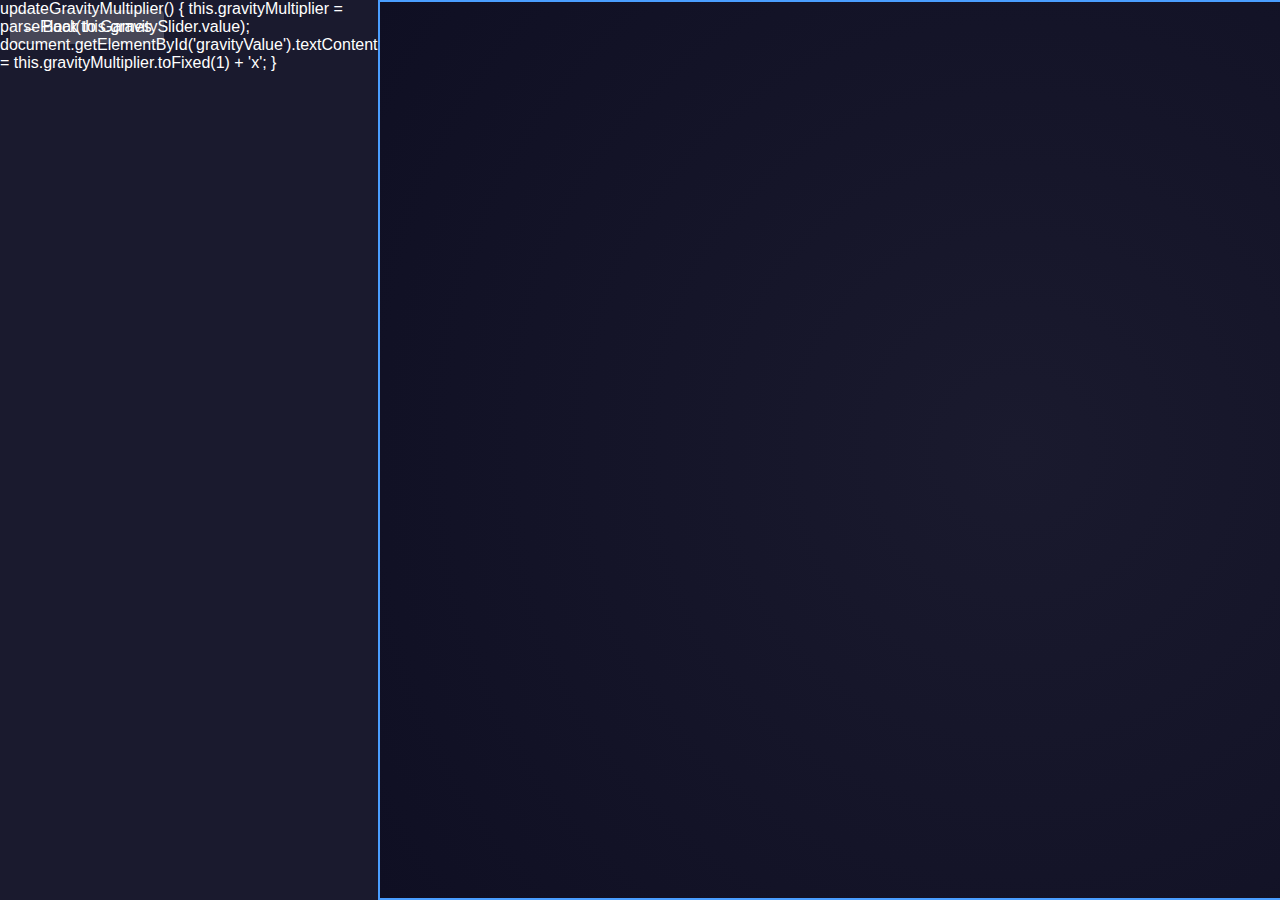
<file: docs/apps/orbit-simulator/index.html>
updateGravityMultiplier() {
                this.gravityMultiplier = parseFloat(this.gravitySlider.value);
                document.getElementById('gravityValue').textContent = this.gravityMultiplier.toFixed(1) + 'x';
            }<!DOCTYPE html>
<html lang="en">
<head>
    <meta charset="UTF-8">
    <meta name="viewport" content="width=device-width, initial-scale=1.0">
    <title>Planetary Orbit Simulator</title>
    <style>
        * {
            margin: 0;
            padding: 0;
            box-sizing: border-box;
        }

        body {
            font-family: 'Arial', sans-serif;
            background: #1a1a2e;
            color: white;
            margin: 0;
            padding: 0;
            display: flex;
            height: 100vh;
        }

        .home-link {
            position: absolute;
            top: 10px;
            left: 10px;
            color: white;
            text-decoration: none;
            font-size: 16px;
            background: rgba(255,255,255,0.2);
            padding: 8px 12px;
            border-radius: 5px;
            transition: background 0.3s;
            z-index: 1000;
        }

        .home-link:hover {
            background: rgba(255,255,255,0.3);
        }

        .main-container {
            display: flex;
            width: 100%;
            height: 100vh;
        }

        .simulation-canvas {
            flex: 1;
            background: radial-gradient(circle at center, #1a1a2e 0%, #0f0f23 100%);
            cursor: crosshair;
            border: 2px solid #4a9eff;
        }

        .simulation-canvas.placing {
            cursor: copy;
        }

        .simulation-canvas.running {
            cursor: default;
        }

        .control-panel {
            width: 25%;
            min-width: 400px;
            background: #2c2c54;
            padding: 25px;
            overflow-y: auto;
            border-left: 2px solid #4a9eff;
            box-shadow: -5px 0 15px rgba(0,0,0,0.3);
        }

        .control-section {
            margin-bottom: 25px;
            padding-bottom: 20px;
            border-bottom: 1px solid rgba(255, 255, 255, 0.1);
        }

        .control-section:last-child {
            border-bottom: none;
            margin-bottom: 0;
        }

        .section-title {
            font-size: 1.4rem;
            font-weight: bold;
            margin-bottom: 15px;
            color: #4a9eff;
        }

        .control-group {
            margin-bottom: 15px;
        }

        label {
            display: block;
            font-size: 1rem;
            margin-bottom: 8px;
            color: #ccc;
        }

        input[type="range"] {
            width: 100%;
            margin-bottom: 8px;
            height: 6px;
        }

        input[type="color"] {
            width: 100%;
            height: 40px;
            border: none;
            border-radius: 8px;
            cursor: pointer;
        }

        input[type="number"] {
            width: 100%;
            padding: 8px;
            border: 1px solid rgba(255, 255, 255, 0.3);
            background: rgba(255, 255, 255, 0.1);
            color: white;
            border-radius: 8px;
            font-size: 1rem;
        }

        .btn {
            background: #4a9eff;
            color: white;
            border: none;
            padding: 12px 20px;
            border-radius: 10px;
            cursor: pointer;
            font-size: 1rem;
            font-weight: bold;
            transition: all 0.3s;
            margin-right: 10px;
            margin-bottom: 12px;
        }

        .btn:hover {
            background: #3a8eef;
            transform: translateY(-2px);
        }

        .btn:disabled {
            background: #666;
            cursor: not-allowed;
            transform: none;
        }

        .btn.danger {
            background: #ff4757;
        }

        .btn.danger:hover {
            background: #ef3742;
        }

        .btn.success {
            background: #2ed573;
        }

        .btn.success:hover {
            background: #1eb861;
        }

        .value-display {
            font-size: 1rem;
            color: #aaa;
            margin-left: 10px;
            font-weight: bold;
        }

        .body-list {
            max-height: 200px;
            overflow-y: auto;
            margin-bottom: 15px;
        }

        .body-item {
            display: flex;
            justify-content: space-between;
            align-items: center;
            padding: 12px;
            background: rgba(255, 255, 255, 0.1);
            margin-bottom: 8px;
            border-radius: 8px;
        }

        .body-info {
            display: flex;
            align-items: center;
            gap: 12px;
        }

        .body-color-indicator {
            width: 24px;
            height: 24px;
            border-radius: 50%;
            border: 2px solid white;
        }

        .delete-body {
            background: #ff4757;
            color: white;
            border: none;
            padding: 6px 12px;
            border-radius: 6px;
            cursor: pointer;
            font-size: 1rem;
        }

        .instructions {
            font-size: 1rem;
            color: #aaa;
            line-height: 1.5;
            margin-bottom: 20px;
        }

        .velocity-arrow {
            position: absolute;
            pointer-events: none;
            z-index: 100;
        }

        .stats {
            font-size: 0.8rem;
            color: #aaa;
            margin-top: 10px;
        }

        .preset-buttons {
            display: grid;
            grid-template-columns: 1fr 1fr;
            gap: 5px;
            margin-bottom: 10px;
        }

        .preset-btn {
            background: #6c5ce7;
            padding: 8px;
            font-size: 0.8rem;
        }

        .preset-btn:hover {
            background: #5a4fcf;
        }

        @media (max-width: 768px) {
            .main-container {
                flex-direction: column;
            }
            
            .control-panel {
                width: 100%;
                min-width: auto;
                height: 40vh;
                border-left: none;
                border-top: 2px solid #4a9eff;
            }
            
            .simulation-canvas {
                height: 60vh;
            }
        }
    </style>
</head>
<body>
    <a href="../../index.html" class="home-link">← Back to Games</a>
    
    <div class="main-container">
        <canvas id="simulationCanvas" class="simulation-canvas"></canvas>
        
        <div class="control-panel">
        <div class="control-section">
            <div class="section-title">🪐 Orbit Simulator</div>
            <div class="instructions">
                Click on the canvas to place celestial bodies. Adjust properties below, then hit START to watch them orbit!
            </div>
        </div>

        <div class="control-section">
            <div class="section-title">Body Properties</div>
            
            <div class="control-group">
                <label>Mass: <span class="value-display" id="massValue">50</span></label>
                <input type="range" id="massSlider" min="10" max="200" value="50">
            </div>
            
            <div class="control-group">
                <label>Initial Velocity: <span class="value-display" id="velocityValue">0</span></label>
                <input type="range" id="velocitySlider" min="0" max="100" value="0">
            </div>
            
            <div class="control-group">
                <label>Velocity Direction (°): <span class="value-display" id="angleValue">0</span></label>
                <input type="range" id="angleSlider" min="0" max="359" value="0">
            </div>
            
            <div class="control-group">
                <label>Gravity Strength: <span class="value-display" id="gravityValue">1.0x</span></label>
                <input type="range" id="gravitySlider" min="0.1" max="5" step="0.1" value="1.0">
            </div>
            
            <div class="control-group">
                <label>Color:</label>
                <input type="color" id="colorPicker" value="#4a9eff">
            </div>
        </div>

        <div class="control-section">
            <div class="section-title">Presets</div>
            <div class="preset-buttons">
                <button class="btn preset-btn" onclick="loadPreset('solar')">Solar System</button>
                <button class="btn preset-btn" onclick="loadPreset('binary')">Binary Stars</button>
                <button class="btn preset-btn" onclick="loadPreset('chaos')">Chaos</button>
                <button class="btn preset-btn" onclick="loadPreset('dance')">Dance</button>
            </div>
        </div>

        <div class="control-section">
            <div class="section-title">Bodies (<span id="bodyCount">0</span>/6)</div>
            <div class="body-list" id="bodyList"></div>
            <button class="btn danger" id="clearAllBtn">Clear All</button>
        </div>

        <div class="control-section">
            <div class="section-title">Simulation</div>
            <button class="btn success" id="startBtn">START</button>
            <button class="btn" id="pauseBtn" disabled>PAUSE</button>
            <button class="btn" id="resetBtn">RESET</button>
            
            <div class="control-group" style="margin-top: 15px;">
                <label>Speed: <span class="value-display" id="speedValue">1.0x</span></label>
                <input type="range" id="speedSlider" min="0.1" max="3" step="0.1" value="1">
            </div>
            
            <div class="control-group">
                <label>
                    <input type="checkbox" id="trailsCheckbox" checked> Show Trails
                </label>
            </div>
        </div>

        <div class="stats" id="stats">
            Time: 0s | Bodies: 0
        </div>
    </div>

    <script>
        class PlanetarySimulator {
            constructor() {
                this.canvas = document.getElementById('simulationCanvas');
                this.ctx = this.canvas.getContext('2d');
                
                // Resize canvas to full screen
                this.resizeCanvas();
                window.addEventListener('resize', () => this.resizeCanvas());
                
                this.bodies = [];
                this.isRunning = false;
                this.isPaused = false;
                this.animationId = null;
                this.lastTime = 0;
                this.simulationTime = 0;
                this.timeScale = 1;
                this.showTrails = true;
                this.trails = [];
                
                // Physics constants
                this.G = 50.0; // Base gravitational constant
                this.gravityMultiplier = 1.0; // User-adjustable multiplier
                this.maxBodies = 6;
                
                // Current body properties
                this.currentMass = 50;
                this.currentVelocity = 0;
                this.currentAngle = 0;
                this.currentColor = '#4a9eff';
                
                this.initializeControls();
                this.bindEvents();
                this.render();
            }
            
            resizeCanvas() {
                const container = this.canvas.parentElement;
                this.canvas.width = container.clientWidth;
                this.canvas.height = container.clientHeight;
            }
            
            initializeControls() {
                this.massSlider = document.getElementById('massSlider');
                this.velocitySlider = document.getElementById('velocitySlider');
                this.angleSlider = document.getElementById('angleSlider');
                this.colorPicker = document.getElementById('colorPicker');
                this.speedSlider = document.getElementById('speedSlider');
                this.trailsCheckbox = document.getElementById('trailsCheckbox');
                this.gravitySlider = document.getElementById('gravitySlider');
                
                this.startBtn = document.getElementById('startBtn');
                this.pauseBtn = document.getElementById('pauseBtn');
                this.resetBtn = document.getElementById('resetBtn');
                this.clearAllBtn = document.getElementById('clearAllBtn');
                
                this.bodyCountElement = document.getElementById('bodyCount');
                this.bodyListElement = document.getElementById('bodyList');
                this.statsElement = document.getElementById('stats');
                
                // Update displays
                this.updateValueDisplays();
            }
            
            bindEvents() {
                // Canvas click to place bodies
                this.canvas.addEventListener('click', (e) => this.handleCanvasClick(e));
                
                // Control updates
                this.massSlider.addEventListener('input', () => this.updateCurrentMass());
                this.velocitySlider.addEventListener('input', () => this.updateCurrentVelocity());
                this.angleSlider.addEventListener('input', () => this.updateCurrentAngle());
                this.colorPicker.addEventListener('input', () => this.updateCurrentColor());
                this.speedSlider.addEventListener('input', () => this.updateTimeScale());
                this.trailsCheckbox.addEventListener('change', () => this.toggleTrails());
                this.gravitySlider.addEventListener('input', () => this.updateGravityMultiplier());
                
                // Simulation controls
                this.startBtn.addEventListener('click', () => this.startSimulation());
                this.pauseBtn.addEventListener('click', () => this.pauseSimulation());
                this.resetBtn.addEventListener('click', () => this.resetSimulation());
                this.clearAllBtn.addEventListener('click', () => this.clearAllBodies());
            }
            
            handleCanvasClick(e) {
                if (this.isRunning || this.bodies.length >= this.maxBodies) return;
                
                const rect = this.canvas.getBoundingClientRect();
                const x = e.clientX - rect.left;
                const y = e.clientY - rect.top;
                
                this.addBody(x, y);
            }
            
            addBody(x, y) {
                const radius = Math.sqrt(this.currentMass) * 0.8 + 5;
                
                const body = {
                    id: Date.now(),
                    x: x,
                    y: y,
                    vx: this.currentVelocity * Math.cos(this.currentAngle * Math.PI / 180) * 0.5,
                    vy: this.currentVelocity * Math.sin(this.currentAngle * Math.PI / 180) * 0.5,
                    mass: this.currentMass,
                    radius: radius,
                    color: this.currentColor,
                    trail: [],
                    initialVelocity: this.currentVelocity,
                    initialAngle: this.currentAngle
                };
                
                this.bodies.push(body);
                this.updateBodyList();
                this.updateStats();
                this.render(); // Immediately render to show the new body
            }
            
            deleteBody(id) {
                this.bodies = this.bodies.filter(body => body.id !== id);
                this.updateBodyList();
                this.updateStats();
                this.render(); // Immediately update display
            }
            
            clearAllBodies() {
                this.bodies = [];
                this.trails = [];
                this.updateBodyList();
                this.updateStats();
                this.render(); // Immediately update display
            }
            
            updateCurrentMass() {
                this.currentMass = parseFloat(this.massSlider.value);
                document.getElementById('massValue').textContent = this.currentMass;
            }
            
            updateCurrentVelocity() {
                this.currentVelocity = parseFloat(this.velocitySlider.value);
                document.getElementById('velocityValue').textContent = this.currentVelocity;
            }
            
            updateCurrentAngle() {
                this.currentAngle = parseFloat(this.angleSlider.value);
                document.getElementById('angleValue').textContent = this.currentAngle + '°';
            }
            
            updateCurrentColor() {
                this.currentColor = this.colorPicker.value;
            }
            
            updateTimeScale() {
                this.timeScale = parseFloat(this.speedSlider.value);
                document.getElementById('speedValue').textContent = this.timeScale.toFixed(1) + 'x';
            }
            
            updateGravityMultiplier() {
                this.gravityMultiplier = parseFloat(this.gravitySlider.value);
                document.getElementById('gravityValue').textContent = this.gravityMultiplier.toFixed(1) + 'x';
            }
            
            toggleTrails() {
                this.showTrails = this.trailsCheckbox.checked;
                if (!this.showTrails) {
                    this.bodies.forEach(body => body.trail = []);
                    this.trails = [];
                }
            }
            
            updateValueDisplays() {
                this.updateCurrentMass();
                this.updateCurrentVelocity();
                this.updateCurrentAngle();
                this.updateCurrentColor();
                this.updateTimeScale();
                this.updateGravityMultiplier();
            }
            
            updateBodyList() {
                this.bodyCountElement.textContent = this.bodies.length;
                
                this.bodyListElement.innerHTML = '';
                this.bodies.forEach(body => {
                    const item = document.createElement('div');
                    item.className = 'body-item';
                    item.innerHTML = `
                        <div class="body-info">
                            <div class="body-color-indicator" style="background-color: ${body.color}"></div>
                            <span>Mass: ${body.mass}</span>
                        </div>
                        <button class="delete-body" onclick="simulator.deleteBody(${body.id})">×</button>
                    `;
                    this.bodyListElement.appendChild(item);
                });
            }
            
            startSimulation() {
                if (this.bodies.length < 2) {
                    alert('Add at least 2 bodies to start the simulation!');
                    return;
                }
                
                this.isRunning = true;
                this.isPaused = false;
                this.canvas.className = 'simulation-canvas running';
                
                this.startBtn.disabled = true;
                this.pauseBtn.disabled = false;
                
                this.lastTime = performance.now();
                this.animate();
            }
            
            pauseSimulation() {
                this.isPaused = !this.isPaused;
                this.pauseBtn.textContent = this.isPaused ? 'RESUME' : 'PAUSE';
                
                if (!this.isPaused) {
                    this.lastTime = performance.now();
                    this.animate();
                }
            }
            
            resetSimulation() {
                this.isRunning = false;
                this.isPaused = false;
                this.simulationTime = 0;
                
                if (this.animationId) {
                    cancelAnimationFrame(this.animationId);
                }
                
                this.canvas.className = 'simulation-canvas';
                this.startBtn.disabled = false;
                this.pauseBtn.disabled = true;
                this.pauseBtn.textContent = 'PAUSE';
                
                // Reset body positions and clear trails
                this.bodies.forEach(body => body.trail = []);
                this.trails = [];
                
                this.updateStats();
                this.render();
            }
            
            animate(currentTime = 0) {
                if (!this.isRunning || this.isPaused) return;
                
                const deltaTime = (currentTime - this.lastTime) * 0.001 * this.timeScale; // Convert to seconds
                this.lastTime = currentTime;
                
                // Skip first frame to avoid large delta
                if (deltaTime > 0 && deltaTime < 0.1) {
                    this.updatePhysics(deltaTime);
                    this.simulationTime += deltaTime;
                }
                
                this.render();
                this.updateStats();
                
                this.animationId = requestAnimationFrame((time) => this.animate(time));
            }
            
            updatePhysics(deltaTime) {
                // Initialize acceleration arrays for all bodies
                const accelerations = this.bodies.map(() => ({ ax: 0, ay: 0 }));
                
                // Calculate gravitational accelerations between all pairs of bodies
                for (let i = 0; i < this.bodies.length; i++) {
                    for (let j = 0; j < this.bodies.length; j++) {
                        if (i === j) continue;
                        
                        const bodyA = this.bodies[i];
                        const bodyB = this.bodies[j];
                        
                        const dx = bodyB.x - bodyA.x;
                        const dy = bodyB.y - bodyA.y;
                        const distanceSquared = dx * dx + dy * dy;
                        const distance = Math.sqrt(distanceSquared);
                        
                        // Prevent extreme forces when bodies get too close
                        const minDistance = Math.max(bodyA.radius + bodyB.radius, 10);
                        if (distance < minDistance) continue;
                        
                        // Calculate gravitational acceleration: a = G * m / r^2
                        const accelerationMagnitude = (this.G * this.gravityMultiplier * bodyB.mass) / distanceSquared;
                        
                        // Calculate acceleration components (direction from A to B)
                        const accelerationX = accelerationMagnitude * (dx / distance);
                        const accelerationY = accelerationMagnitude * (dy / distance);
                        
                        // Add to bodyA's total acceleration
                        accelerations[i].ax += accelerationX;
                        accelerations[i].ay += accelerationY;
                    }
                }
                
                // Update velocities and positions using calculated accelerations
                for (let i = 0; i < this.bodies.length; i++) {
                    const body = this.bodies[i];
                    const acceleration = accelerations[i];
                    
                    // Update velocity using acceleration: v = v0 + a*t
                    body.vx += acceleration.ax * deltaTime;
                    body.vy += acceleration.ay * deltaTime;
                    
                    // Update position using velocity: x = x0 + v*t
                    body.x += body.vx * deltaTime;
                    body.y += body.vy * deltaTime;
                    
                    // Store trail points
                    if (this.showTrails) {
                        body.trail.push({ x: body.x, y: body.y });
                        if (body.trail.length > 400) { // Longer trails for better orbit visualization
                            body.trail.shift();
                        }
                    }
                }
            }
            
            render() {
                // Clear canvas with fade effect for trails
                if (this.showTrails && this.isRunning) {
                    this.ctx.fillStyle = 'rgba(26, 26, 46, 0.05)';
                    this.ctx.fillRect(0, 0, this.canvas.width, this.canvas.height);
                } else {
                    // Clear with full background
                    this.ctx.fillStyle = '#1a1a2e';
                    this.ctx.fillRect(0, 0, this.canvas.width, this.canvas.height);
                    
                    // Add starfield background
                    this.drawStars();
                }
                
                // Draw trails if running
                if (this.showTrails && this.isRunning) {
                    this.drawTrails();
                }
                
                // Draw bodies
                this.drawBodies();
                
                // Draw velocity arrows when not running
                if (!this.isRunning) {
                    this.drawVelocityArrows();
                }
            }
            
            drawStars() {
                this.ctx.fillStyle = 'rgba(255, 255, 255, 0.4)';
                for (let i = 0; i < 150; i++) {
                    const x = (i * 157 + 23) % this.canvas.width;
                    const y = (i * 113 + 47) % this.canvas.height;
                    const size = (i % 3) * 0.5 + 0.5; // Varying star sizes
                    this.ctx.beginPath();
                    this.ctx.arc(x, y, size, 0, Math.PI * 2);
                    this.ctx.fill();
                }
            }
            
            drawTrails() {
                this.bodies.forEach(body => {
                    if (body.trail.length < 2) return;
                    
                    this.ctx.strokeStyle = body.color;
                    this.ctx.lineWidth = 1;
                    this.ctx.globalAlpha = 0.5;
                    this.ctx.beginPath();
                    
                    body.trail.forEach((point, index) => {
                        if (index === 0) {
                            this.ctx.moveTo(point.x, point.y);
                        } else {
                            this.ctx.lineTo(point.x, point.y);
                        }
                    });
                    
                    this.ctx.stroke();
                    this.ctx.globalAlpha = 1;
                });
            }
            
            drawBodies() {
                this.bodies.forEach(body => {
                    // Draw body shadow
                    this.ctx.fillStyle = 'rgba(0, 0, 0, 0.5)';
                    this.ctx.beginPath();
                    this.ctx.arc(body.x + 3, body.y + 3, body.radius, 0, Math.PI * 2);
                    this.ctx.fill();
                    
                    // Draw body with gradient
                    const gradient = this.ctx.createRadialGradient(
                        body.x - body.radius * 0.3, body.y - body.radius * 0.3, 0,
                        body.x, body.y, body.radius
                    );
                    gradient.addColorStop(0, this.lightenColor(body.color, 40));
                    gradient.addColorStop(1, body.color);
                    
                    this.ctx.fillStyle = gradient;
                    this.ctx.beginPath();
                    this.ctx.arc(body.x, body.y, body.radius, 0, Math.PI * 2);
                    this.ctx.fill();
                    
                    // Draw body outline
                    this.ctx.strokeStyle = 'rgba(255, 255, 255, 0.5)';
                    this.ctx.lineWidth = 2;
                    this.ctx.beginPath();
                    this.ctx.arc(body.x, body.y, body.radius, 0, Math.PI * 2);
                    this.ctx.stroke();
                });
            }
            
            drawVelocityArrows() {
                this.bodies.forEach(body => {
                    if (body.initialVelocity === 0) return;
                    
                    const arrowLength = body.initialVelocity * 3; // Scale for visibility
                    const angle = body.initialAngle * Math.PI / 180;
                    
                    const startX = body.x + body.radius * Math.cos(angle);
                    const startY = body.y + body.radius * Math.sin(angle);
                    const endX = startX + arrowLength * Math.cos(angle);
                    const endY = startY + arrowLength * Math.sin(angle);
                    
                    // Draw arrow line
                    this.ctx.strokeStyle = 'rgba(255, 255, 255, 0.8)';
                    this.ctx.lineWidth = 3;
                    this.ctx.beginPath();
                    this.ctx.moveTo(startX, startY);
                    this.ctx.lineTo(endX, endY);
                    this.ctx.stroke();
                    
                    // Draw arrowhead
                    const arrowheadLength = 12;
                    const arrowheadAngle = Math.PI / 6; // 30 degrees
                    
                    this.ctx.beginPath();
                    this.ctx.moveTo(endX, endY);
                    this.ctx.lineTo(
                        endX - arrowheadLength * Math.cos(angle - arrowheadAngle),
                        endY - arrowheadLength * Math.sin(angle - arrowheadAngle)
                    );
                    this.ctx.moveTo(endX, endY);
                    this.ctx.lineTo(
                        endX - arrowheadLength * Math.cos(angle + arrowheadAngle),
                        endY - arrowheadLength * Math.sin(angle + arrowheadAngle)
                    );
                    this.ctx.stroke();
                });
            }
            
            lightenColor(color, percent) {
                const num = parseInt(color.replace("#", ""), 16);
                const amt = Math.round(2.55 * percent);
                const R = (num >> 16) + amt;
                const G = (num >> 8 & 0x00FF) + amt;
                const B = (num & 0x0000FF) + amt;
                return "#" + (0x1000000 + (R < 255 ? R < 1 ? 0 : R : 255) * 0x10000 +
                    (G < 255 ? G < 1 ? 0 : G : 255) * 0x100 +
                    (B < 255 ? B < 1 ? 0 : B : 255)).toString(16).slice(1);
            }
            
            updateStats() {
                const time = Math.round(this.simulationTime);
                this.statsElement.textContent = `Time: ${time}s | Bodies: ${this.bodies.length}`;
            }
        }
        
        // Preset configurations
        function loadPreset(presetName) {
            simulator.clearAllBodies();
            
            const presets = {
                solar: () => {
                    const centerX = simulator.canvas.width / 2;
                    const centerY = simulator.canvas.height / 2;
                    
                    // Large central star (stationary)
                    simulator.currentMass = 200;
                    simulator.currentVelocity = 0;
                    simulator.currentAngle = 0;
                    simulator.currentColor = '#ffeb3b';
                    simulator.addBody(centerX, centerY);
                    
                    // Inner planet with orbital velocity
                    simulator.currentMass = 15;
                    simulator.currentVelocity = 8;
                    simulator.currentAngle = 270; // Upward initial velocity
                    simulator.currentColor = '#ff5722';
                    simulator.addBody(centerX + 100, centerY);
                    
                    // Outer planet with slower orbital velocity
                    simulator.currentMass = 20;
                    simulator.currentVelocity = 6;
                    simulator.currentAngle = 270;
                    simulator.currentColor = '#2196f3';
                    simulator.addBody(centerX + 180, centerY);
                },
                binary: () => {
                    const centerX = simulator.canvas.width / 2;
                    const centerY = simulator.canvas.height / 2;
                    
                    // First star
                    simulator.currentMass = 80;
                    simulator.currentVelocity = 3;
                    simulator.currentAngle = 90; // Downward
                    simulator.currentColor = '#ff9800';
                    simulator.addBody(centerX - 80, centerY);
                    
                    // Second star
                    simulator.currentMass = 80;
                    simulator.currentVelocity = 3;
                    simulator.currentAngle = 270; // Upward
                    simulator.currentColor = '#e91e63';
                    simulator.addBody(centerX + 80, centerY);
                },
                chaos: () => {
                    const centerX = simulator.canvas.width / 2;
                    const centerY = simulator.canvas.height / 2;
                    const colors = ['#f44336', '#9c27b0', '#3f51b5', '#00bcd4', '#4caf50', '#ffeb3b'];
                    
                    for (let i = 0; i < 5; i++) {
                        const angle = (i / 5) * Math.PI * 2;
                        const radius = 100;
                        const x = centerX + Math.cos(angle) * radius;
                        const y = centerY + Math.sin(angle) * radius;
                        
                        simulator.currentMass = 25 + Math.random() * 25;
                        simulator.currentVelocity = 30 + Math.random() * 20;
                        simulator.currentAngle = Math.random() * 360;
                        simulator.currentColor = colors[i];
                        simulator.addBody(x, y);
                    }
                },
                dance: () => {
                    const centerX = simulator.canvas.width / 2;
                    const centerY = simulator.canvas.height / 2;
                    
                    // Four bodies in a square formation
                    const positions = [
                        { x: -80, y: -80, vx: 25, vy: 25 },
                        { x: 80, y: -80, vx: -25, vy: 25 },
                        { x: 80, y: 80, vx: -25, vy: -25 },
                        { x: -80, y: 80, vx: 25, vy: -25 }
                    ];
                    const colors = ['#ff4081', '#40ff8a', '#4081ff', '#ff8140'];
                    
                    positions.forEach((pos, i) => {
                        simulator.currentMass = 40;
                        simulator.currentVelocity = Math.sqrt(pos.vx * pos.vx + pos.vy * pos.vy);
                        simulator.currentAngle = Math.atan2(pos.vy, pos.vx) * 180 / Math.PI;
                        simulator.currentColor = colors[i];
                        simulator.addBody(centerX + pos.x, centerY + pos.y);
                    });
                }
            };
            
            if (presets[presetName]) {
                presets[presetName]();
                simulator.updateBodyList();
                simulator.updateStats();
                simulator.render();
            }
        }
        
        // Initialize simulator
        let simulator;
        document.addEventListener('DOMContentLoaded', () => {
            simulator = new PlanetarySimulator();
        });
    </script>
</body>
</html>
</file>
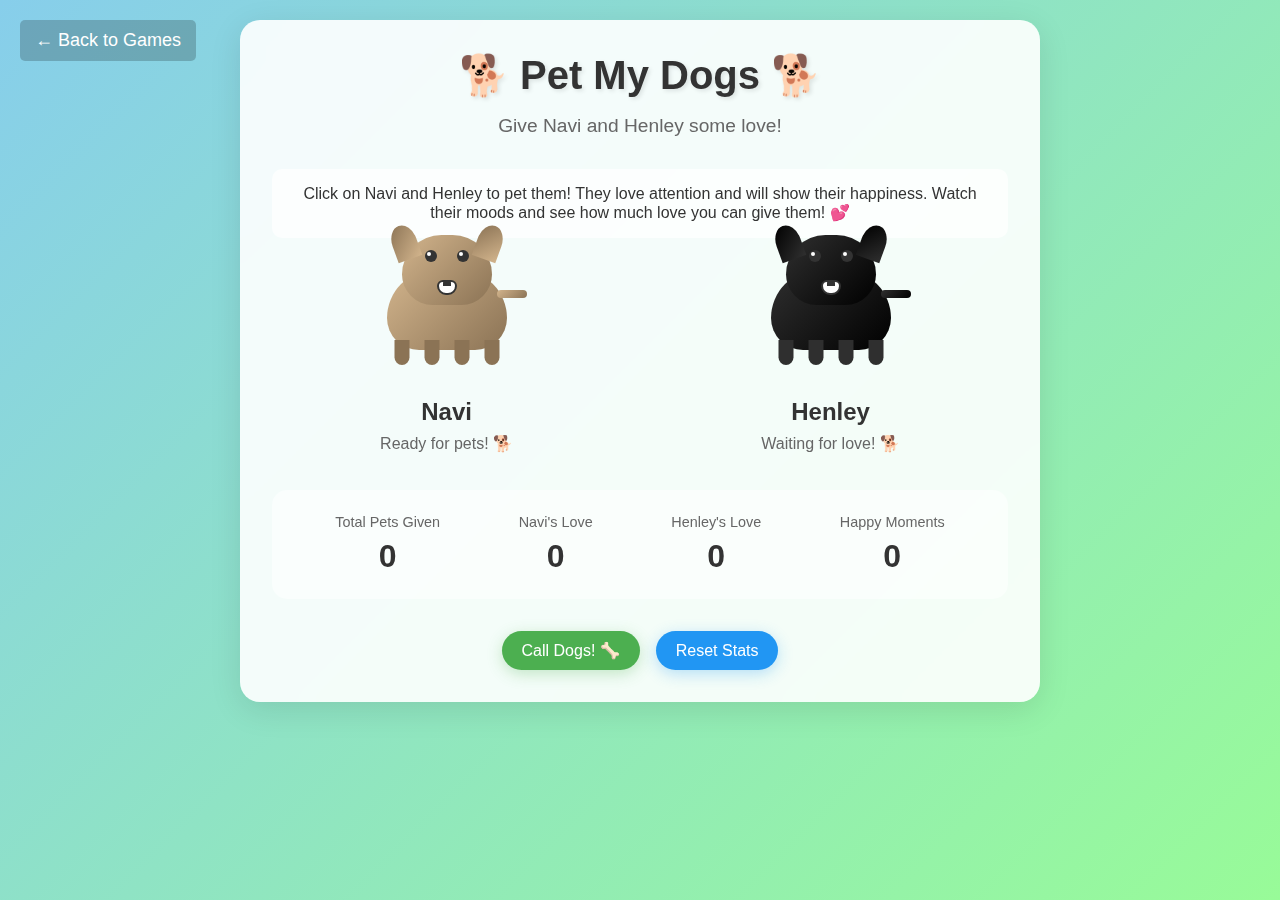
<file: docs/apps/pet-dogs/index.html>
<!DOCTYPE html>
<html lang="en">
<head>
    <meta charset="UTF-8">
    <meta name="viewport" content="width=device-width, initial-scale=1.0">
    <title>Pet My Dogs - Navi & Henley</title>
    <style>
        * {
            margin: 0;
            padding: 0;
            box-sizing: border-box;
        }

        body {
            font-family: 'Arial', sans-serif;
            background: linear-gradient(135deg, #87CEEB 0%, #98FB98 100%);
            min-height: 100vh;
            display: flex;
            flex-direction: column;
            align-items: center;
            padding: 20px;
            overflow-x: hidden;
        }

        .home-link {
            position: absolute;
            top: 20px;
            left: 20px;
            color: white;
            text-decoration: none;
            font-size: 18px;
            background: rgba(0,0,0,0.2);
            padding: 10px 15px;
            border-radius: 5px;
            transition: background 0.3s;
        }

        .home-link:hover {
            background: rgba(0,0,0,0.3);
        }

        .game-container {
            background: rgba(255,255,255,0.9);
            backdrop-filter: blur(10px);
            border-radius: 20px;
            padding: 2rem;
            box-shadow: 0 8px 32px rgba(0,0,0,0.1);
            text-align: center;
            max-width: 800px;
            width: 100%;
        }

        h1 {
            color: #333;
            margin-bottom: 1rem;
            font-size: 2.5rem;
            text-shadow: 2px 2px 4px rgba(0,0,0,0.1);
        }

        .subtitle {
            color: #666;
            margin-bottom: 2rem;
            font-size: 1.2rem;
        }

        .dogs-container {
            display: flex;
            justify-content: space-around;
            align-items: flex-end;
            gap: 2rem;
            margin: 2rem 0;
            flex-wrap: wrap;
        }

        .dog {
            position: relative;
            cursor: pointer;
            transition: transform 0.3s;
            user-select: none;
        }

        .dog:hover {
            transform: scale(1.05);
        }

        .dog.happy {
            animation: bounce 0.6s ease-in-out;
        }

        .dog.sleeping {
            opacity: 0.7;
            filter: blur(1px);
        }

        @keyframes bounce {
            0%, 100% { transform: translateY(0); }
            50% { transform: translateY(-20px); }
        }

        .dog-body {
            width: 120px;
            height: 80px;
            border-radius: 60px 60px 40px 40px;
            position: relative;
            margin: 0 auto;
        }

        .navi .dog-body {
            background: linear-gradient(135deg, #D2B48C 0%, #8B7355 100%);
        }

        .henley .dog-body {
            background: linear-gradient(135deg, #2F2F2F 0%, #000000 100%);
        }

        .dog-head {
            width: 90px;
            height: 70px;
            border-radius: 45px 45px 35px 35px;
            position: absolute;
            top: -35px;
            left: 50%;
            transform: translateX(-50%);
        }

        .navi .dog-head {
            background: linear-gradient(135deg, #D2B48C 0%, #8B7355 100%);
        }

        .henley .dog-head {
            background: linear-gradient(135deg, #2F2F2F 0%, #000000 100%);
        }

        .nose {
            width: 20px;
            height: 15px;
            background: white;
            border-radius: 10px 10px 15px 15px;
            position: absolute;
            bottom: 10px;
            left: 50%;
            transform: translateX(-50%);
            border: 2px solid #333;
        }

        .nose::after {
            content: '';
            position: absolute;
            top: -2px;
            left: 50%;
            transform: translateX(-50%);
            width: 8px;
            height: 6px;
            background: #333;
            border-radius: 50% 50% 0 0;
        }

        .eyes {
            position: absolute;
            top: 15px;
            left: 50%;
            transform: translateX(-50%);
            display: flex;
            gap: 20px;
        }

        .eye {
            width: 12px;
            height: 12px;
            background: #333;
            border-radius: 50%;
            position: relative;
        }

        .eye.sleepy {
            height: 3px;
            border-radius: 0;
            background: #333;
        }

        .eye::after {
            content: '';
            position: absolute;
            top: 2px;
            left: 2px;
            width: 4px;
            height: 4px;
            background: white;
            border-radius: 50%;
        }

        .ears {
            position: absolute;
            top: -10px;
            left: 50%;
            transform: translateX(-50%);
            display: flex;
            gap: 60px;
        }

        .ear {
            width: 25px;
            height: 35px;
            border-radius: 50% 50% 0 0;
            transform: rotate(-20deg);
        }

        .ear:last-child {
            transform: rotate(20deg);
        }

        .navi .ear {
            background: linear-gradient(135deg, #8B7355 0%, #D2B48C 100%);
        }

        .henley .ear {
            background: linear-gradient(135deg, #000000 0%, #2F2F2F 100%);
        }

        .legs {
            position: absolute;
            bottom: -15px;
            left: 50%;
            transform: translateX(-50%);
            display: flex;
            gap: 15px;
        }

        .leg {
            width: 15px;
            height: 25px;
            border-radius: 0 0 8px 8px;
        }

        .navi .leg {
            background: #8B7355;
        }

        .henley .leg {
            background: #2F2F2F;
        }

        .tail {
            position: absolute;
            right: -20px;
            top: 20px;
            width: 30px;
            height: 8px;
            background: inherit;
            border-radius: 4px;
            transform-origin: left center;
            animation: wagTail 1s ease-in-out infinite alternate;
        }

        .dog.happy .tail {
            animation: wagTailFast 0.3s ease-in-out infinite alternate;
        }

        @keyframes wagTail {
            0% { transform: rotate(-10deg); }
            100% { transform: rotate(10deg); }
        }

        @keyframes wagTailFast {
            0% { transform: rotate(-20deg); }
            100% { transform: rotate(20deg); }
        }

        .dog-name {
            margin-top: 3rem;
            font-size: 1.5rem;
            font-weight: bold;
            color: #333;
        }

        .dog-mood {
            margin-top: 0.5rem;
            font-size: 1rem;
            color: #666;
            min-height: 1.5rem;
        }

        .stats-container {
            display: flex;
            justify-content: space-around;
            margin: 2rem 0;
            background: rgba(255,255,255,0.5);
            padding: 1.5rem;
            border-radius: 15px;
        }

        .stat {
            text-align: center;
        }

        .stat-label {
            font-size: 0.9rem;
            color: #666;
            margin-bottom: 0.5rem;
        }

        .stat-value {
            font-size: 2rem;
            font-weight: bold;
            color: #333;
        }

        .hearts {
            position: absolute;
            pointer-events: none;
            font-size: 20px;
            color: #ff69b4;
            animation: floatUp 2s ease-out forwards;
        }

        @keyframes floatUp {
            0% {
                opacity: 1;
                transform: translateY(0) scale(1);
            }
            100% {
                opacity: 0;
                transform: translateY(-100px) scale(1.5);
            }
        }

        .instructions {
            background: rgba(255, 255, 255, 0.7);
            padding: 1rem;
            border-radius: 10px;
            margin-bottom: 1rem;
            color: #333;
        }

        .controls {
            display: flex;
            gap: 1rem;
            justify-content: center;
            flex-wrap: wrap;
            margin-top: 1rem;
        }

        .btn {
            background: #4CAF50;
            color: white;
            border: none;
            padding: 10px 20px;
            border-radius: 20px;
            cursor: pointer;
            font-size: 1rem;
            transition: all 0.3s;
            box-shadow: 0 4px 15px rgba(76, 175, 80, 0.3);
        }

        .btn:hover {
            background: #45a049;
            transform: translateY(-2px);
            box-shadow: 0 6px 20px rgba(76, 175, 80, 0.4);
        }

        .btn.secondary {
            background: #2196F3;
            box-shadow: 0 4px 15px rgba(33, 150, 243, 0.3);
        }

        .btn.secondary:hover {
            background: #1976D2;
            box-shadow: 0 6px 20px rgba(33, 150, 243, 0.4);
        }

        .mood-indicator {
            position: absolute;
            top: -50px;
            left: 50%;
            transform: translateX(-50%);
            font-size: 24px;
            animation: pulse 2s infinite;
        }

        @keyframes pulse {
            0%, 100% { transform: translateX(-50%) scale(1); }
            50% { transform: translateX(-50%) scale(1.2); }
        }

        @media (max-width: 600px) {
            .dogs-container {
                flex-direction: column;
                align-items: center;
            }
            
            .stats-container {
                flex-direction: column;
                gap: 1rem;
            }
            
            h1 {
                font-size: 2rem;
            }
        }
    </style>
</head>
<body>
    <a href="../../index.html" class="home-link">← Back to Games</a>
    
    <div class="game-container">
        <h1>🐕 Pet My Dogs 🐕</h1>
        <p class="subtitle">Give Navi and Henley some love!</p>
        
        <div class="instructions">
            Click on Navi and Henley to pet them! They love attention and will show their happiness. 
            Watch their moods and see how much love you can give them! 💕
        </div>

        <div class="dogs-container">
            <!-- Navi - Brown pit mix -->
            <div class="dog navi" id="navi" data-dog="navi">
                <div class="dog-body">
                    <div class="dog-head">
                        <div class="ears">
                            <div class="ear"></div>
                            <div class="ear"></div>
                        </div>
                        <div class="eyes">
                            <div class="eye"></div>
                            <div class="eye"></div>
                        </div>
                        <div class="nose"></div>
                    </div>
                    <div class="legs">
                        <div class="leg"></div>
                        <div class="leg"></div>
                        <div class="leg"></div>
                        <div class="leg"></div>
                    </div>
                    <div class="tail"></div>
                </div>
                <div class="dog-name">Navi</div>
                <div class="dog-mood" id="navi-mood">Ready for pets! 🐕</div>
            </div>

            <!-- Henley - Black miniature pinscher -->
            <div class="dog henley" id="henley" data-dog="henley">
                <div class="dog-body">
                    <div class="dog-head">
                        <div class="ears">
                            <div class="ear"></div>
                            <div class="ear"></div>
                        </div>
                        <div class="eyes">
                            <div class="eye"></div>
                            <div class="eye"></div>
                        </div>
                        <div class="nose"></div>
                    </div>
                    <div class="legs">
                        <div class="leg"></div>
                        <div class="leg"></div>
                        <div class="leg"></div>
                        <div class="leg"></div>
                    </div>
                    <div class="tail"></div>
                </div>
                <div class="dog-name">Henley</div>
                <div class="dog-mood" id="henley-mood">Waiting for love! 🐕</div>
            </div>
        </div>

        <div class="stats-container">
            <div class="stat">
                <div class="stat-label">Total Pets Given</div>
                <div class="stat-value" id="totalPets">0</div>
            </div>
            <div class="stat">
                <div class="stat-label">Navi's Love</div>
                <div class="stat-value" id="naviLove">0</div>
            </div>
            <div class="stat">
                <div class="stat-label">Henley's Love</div>
                <div class="stat-value" id="henleyLove">0</div>
            </div>
            <div class="stat">
                <div class="stat-label">Happy Moments</div>
                <div class="stat-value" id="happyMoments">0</div>
            </div>
        </div>

        <div class="controls">
            <button class="btn" id="callDogs">Call Dogs! 🦴</button>
            <button class="btn secondary" id="resetStats">Reset Stats</button>
        </div>
    </div>

    <script>
        class PetDogsGame {
            constructor() {
                this.dogs = {
                    navi: {
                        element: document.getElementById('navi'),
                        moodElement: document.getElementById('navi-mood'),
                        love: 0,
                        lastPetTime: 0,
                        sleepTimer: null,
                        personality: 'energetic' // Pit mix - energetic and loving
                    },
                    henley: {
                        element: document.getElementById('henley'),
                        moodElement: document.getElementById('henley-mood'),
                        love: 0,
                        lastPetTime: 0,
                        sleepTimer: null,
                        personality: 'alert' // Min pin - alert and playful
                    }
                };

                this.stats = {
                    totalPets: 0,
                    happyMoments: 0
                };

                this.moods = {
                    navi: [
                        "Ready for pets! 🐕",
                        "Loving the attention! 😊",
                        "So happy! Tail wagging! 🐕‍🦺",
                        "Best human ever! 💕",
                        "Pure joy! More pets please! 🥰",
                        "Sleepy from all the love... 😴"
                    ],
                    henley: [
                        "Waiting for love! 🐕",
                        "Miniature but mighty happy! 😄",
                        "Alert and loving it! 👀",
                        "Small dog, big love! 💖",
                        "Pinscher power activated! ⚡",
                        "Dreaming of more pets... 😴"
                    ]
                };

                this.initializeElements();
                this.bindEvents();
                this.updateDisplay();
                this.startAutoBehavior();
            }

            initializeElements() {
                this.totalPetsElement = document.getElementById('totalPets');
                this.naviLoveElement = document.getElementById('naviLove');
                this.henleyLoveElement = document.getElementById('henleyLove');
                this.happyMomentsElement = document.getElementById('happyMoments');
                this.callDogsBtn = document.getElementById('callDogs');
                this.resetStatsBtn = document.getElementById('resetStats');
            }

            bindEvents() {
                // Pet the dogs
                Object.keys(this.dogs).forEach(dogName => {
                    const dog = this.dogs[dogName];
                    dog.element.addEventListener('click', (e) => this.petDog(dogName, e));
                });

                // Control buttons
                this.callDogsBtn.addEventListener('click', () => this.callDogs());
                this.resetStatsBtn.addEventListener('click', () => this.resetStats());
            }

            petDog(dogName, event) {
                const dog = this.dogs[dogName];
                const currentTime = Date.now();
                
                // Wake up if sleeping
                if (dog.element.classList.contains('sleeping')) {
                    this.wakeDog(dogName);
                    return;
                }

                // Increase love and stats
                dog.love += Math.floor(Math.random() * 3) + 1;
                this.stats.totalPets++;
                dog.lastPetTime = currentTime;

                // Visual feedback
                this.showHappyAnimation(dogName, event);
                this.createHearts(event);
                this.updateMood(dogName);

                // Special milestone celebrations
                if (dog.love % 10 === 0) {
                    this.stats.happyMoments++;
                    this.celebrateMilestone(dogName);
                }

                this.updateDisplay();
                this.resetSleepTimer(dogName);
            }

            showHappyAnimation(dogName) {
                const dog = this.dogs[dogName];
                dog.element.classList.add('happy');
                
                setTimeout(() => {
                    dog.element.classList.remove('happy');
                }, 600);
            }

            createHearts(event) {
                const heartsCount = Math.floor(Math.random() * 3) + 2;
                
                for (let i = 0; i < heartsCount; i++) {
                    setTimeout(() => {
                        const heart = document.createElement('div');
                        heart.className = 'hearts';
                        heart.textContent = ['💖', '💕', '💗', '❤️'][Math.floor(Math.random() * 4)];
                        
                        const rect = event.target.getBoundingClientRect();
                        heart.style.left = (rect.left + Math.random() * rect.width) + 'px';
                        heart.style.top = (rect.top - 20) + 'px';
                        
                        document.body.appendChild(heart);
                        
                        setTimeout(() => {
                            if (heart.parentNode) {
                                heart.parentNode.removeChild(heart);
                            }
                        }, 2000);
                    }, i * 100);
                }
            }

            updateMood(dogName) {
                const dog = this.dogs[dogName];
                const loveLevel = Math.min(Math.floor(dog.love / 5), this.moods[dogName].length - 2);
                dog.moodElement.textContent = this.moods[dogName][loveLevel];
                
                // Add mood indicator for high love
                if (dog.love >= 20) {
                    this.addMoodIndicator(dogName, '✨');
                } else if (dog.love >= 10) {
                    this.addMoodIndicator(dogName, '😊');
                }
            }

            addMoodIndicator(dogName, emoji) {
                const dog = this.dogs[dogName];
                const existing = dog.element.querySelector('.mood-indicator');
                if (existing) existing.remove();
                
                const indicator = document.createElement('div');
                indicator.className = 'mood-indicator';
                indicator.textContent = emoji;
                dog.element.appendChild(indicator);
                
                setTimeout(() => {
                    if (indicator.parentNode) {
                        indicator.remove();
                    }
                }, 3000);
            }

            celebrateMilestone(dogName) {
                const dog = this.dogs[dogName];
                const messages = [
                    `${dogName.charAt(0).toUpperCase() + dogName.slice(1)} is overjoyed! 🎉`,
                    `Love milestone reached! ${dogName.charAt(0).toUpperCase() + dogName.slice(1)} is so happy! 🥳`,
                    `${dogName.charAt(0).toUpperCase() + dogName.slice(1)} feels incredibly loved! 💕`
                ];
                
                dog.moodElement.textContent = messages[Math.floor(Math.random() * messages.length)];
                
                // Special celebration animation
                dog.element.style.filter = 'brightness(1.2)';
                setTimeout(() => {
                    dog.element.style.filter = '';
                }, 1000);
            }

            resetSleepTimer(dogName) {
                const dog = this.dogs[dogName];
                
                if (dog.sleepTimer) {
                    clearTimeout(dog.sleepTimer);
                }
                
                // Dogs get sleepy after 30 seconds without pets
                dog.sleepTimer = setTimeout(() => {
                    this.makeDogSleepy(dogName);
                }, 30000);
            }

            makeDogSleepy(dogName) {
                const dog = this.dogs[dogName];
                dog.element.classList.add('sleeping');
                dog.moodElement.textContent = this.moods[dogName][this.moods[dogName].length - 1];
                
                // Make eyes sleepy
                const eyes = dog.element.querySelectorAll('.eye');
                eyes.forEach(eye => eye.classList.add('sleepy'));
            }

            wakeDog(dogName) {
                const dog = this.dogs[dogName];
                dog.element.classList.remove('sleeping');
                
                // Wake up eyes
                const eyes = dog.element.querySelectorAll('.eye');
                eyes.forEach(eye => eye.classList.remove('sleepy'));
                
                this.updateMood(dogName);
                this.resetSleepTimer(dogName);
            }

            callDogs() {
                Object.keys(this.dogs).forEach(dogName => {
                    this.wakeDog(dogName);
                    this.showHappyAnimation(dogName);
                });
                
                // Update moods to excited
                this.dogs.navi.moodElement.textContent = "Coming! Ready for pets! 🏃‍♂️";
                this.dogs.henley.moodElement.textContent = "Here I am! Pet me! 🏃‍♂️";
                
                setTimeout(() => {
                    Object.keys(this.dogs).forEach(dogName => {
                        this.updateMood(dogName);
                    });
                }, 3000);
            }

            startAutoBehavior() {
                // Random tail wags and mood updates
                setInterval(() => {
                    Object.keys(this.dogs).forEach(dogName => {
                        const dog = this.dogs[dogName];
                        
                        if (!dog.element.classList.contains('sleeping')) {
                            // Random personality-based behaviors
                            if (Math.random() < 0.3) {
                                if (dog.personality === 'energetic' && Math.random() < 0.5) {
                                    this.showHappyAnimation(dogName);
                                } else if (dog.personality === 'alert' && Math.random() < 0.3) {
                                    dog.moodElement.textContent = "👀 What's that?";
                                    setTimeout(() => this.updateMood(dogName), 2000);
                                }
                            }
                        }
                    });
                }, 10000);
            }

            resetStats() {
                this.stats = { totalPets: 0, happyMoments: 0 };
                Object.keys(this.dogs).forEach(dogName => {
                    this.dogs[dogName].love = 0;
                    this.wakeDog(dogName);
                });
                this.updateDisplay();
            }

            updateDisplay() {
                this.totalPetsElement.textContent = this.stats.totalPets;
                this.naviLoveElement.textContent = this.dogs.navi.love;
                this.henleyLoveElement.textContent = this.dogs.henley.love;
                this.happyMomentsElement.textContent = this.stats.happyMoments;
            }
        }

        // Initialize the game when page loads
        document.addEventListener('DOMContentLoaded', () => {
            new PetDogsGame();
        });
    </script>
</body>
</html>
</file>
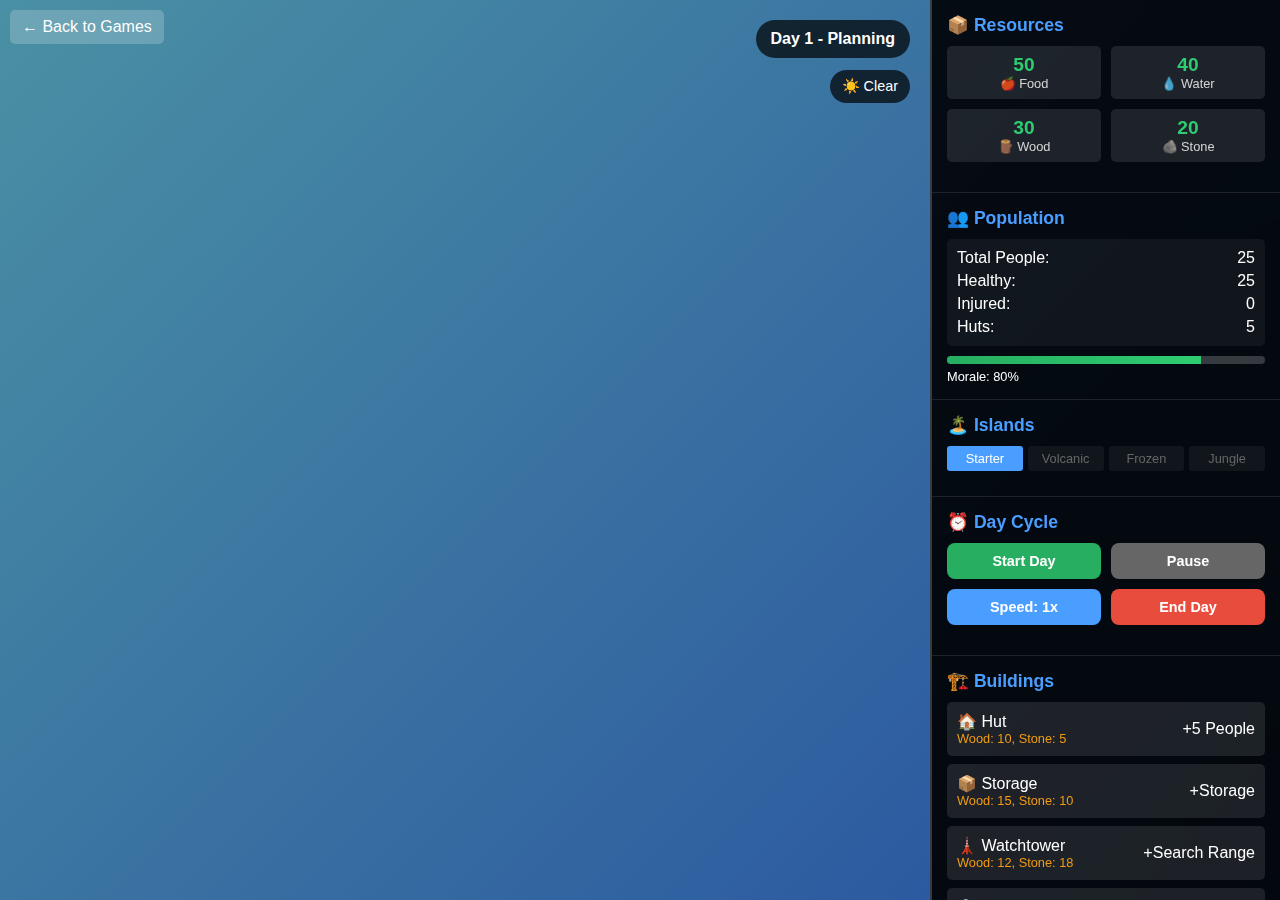
<file: docs/apps/survival-islands/index.html>
<!DOCTYPE html>
<html lang="en">
<head>
    <meta charset="UTF-8">
    <meta name="viewport" content="width=device-width, initial-scale=1.0">
    <title>Island Survival - Strategic Colony Management</title>
    <style>
        * {
            margin: 0;
            padding: 0;
            box-sizing: border-box;
        }

        body {
            font-family: 'Arial', sans-serif;
            background: linear-gradient(135deg, #2c5aa0 0%, #1a365d 100%);
            color: white;
            overflow: hidden;
            height: 100vh;
        }

        .game-container {
            display: flex;
            width: 100vw;
            height: 100vh;
        }

        .home-link {
            position: absolute;
            top: 10px;
            left: 10px;
            color: white;
            text-decoration: none;
            font-size: 16px;
            background: rgba(255,255,255,0.2);
            padding: 8px 12px;
            border-radius: 5px;
            transition: background 0.3s;
            z-index: 1000;
        }

        .home-link:hover {
            background: rgba(255,255,255,0.3);
        }

        /* Game World Canvas */
        .game-world {
            flex: 1;
            position: relative;
            background: linear-gradient(135deg, #4a90a4 0%, #2c5aa0 100%);
            overflow: hidden;
        }

        #gameCanvas {
            width: 100%;
            height: 100%;
            cursor: crosshair;
        }

        /* UI Panel */
        .ui-panel {
            width: 350px;
            background: rgba(0, 0, 0, 0.85);
            backdrop-filter: blur(10px);
            display: flex;
            flex-direction: column;
            overflow-y: auto;
            border-left: 2px solid rgba(255, 255, 255, 0.2);
        }

        .ui-section {
            padding: 15px;
            border-bottom: 1px solid rgba(255, 255, 255, 0.1);
        }

        .ui-section h3 {
            color: #4a9eff;
            margin-bottom: 10px;
            font-size: 1.1rem;
        }

        /* Resource Display */
        .resources {
            display: grid;
            grid-template-columns: 1fr 1fr;
            gap: 10px;
            margin-bottom: 15px;
        }

        .resource-item {
            background: rgba(255, 255, 255, 0.1);
            padding: 8px;
            border-radius: 5px;
            text-align: center;
        }

        .resource-amount {
            font-size: 1.2rem;
            font-weight: bold;
            color: #2ecc71;
        }

        .resource-label {
            font-size: 0.8rem;
            opacity: 0.8;
        }

        /* Population Stats */
        .population-stats {
            background: rgba(255, 255, 255, 0.05);
            padding: 10px;
            border-radius: 5px;
            margin-bottom: 10px;
        }

        .stat-row {
            display: flex;
            justify-content: space-between;
            margin-bottom: 5px;
        }

        .stat-row:last-child {
            margin-bottom: 0;
        }

        /* Game Controls */
        .game-controls {
            display: grid;
            grid-template-columns: 1fr 1fr;
            gap: 10px;
            margin-bottom: 15px;
        }

        .control-btn {
            background: #4a9eff;
            color: white;
            border: none;
            padding: 10px;
            border-radius: 8px;
            cursor: pointer;
            font-size: 0.9rem;
            font-weight: bold;
            transition: all 0.3s;
        }

        .control-btn:hover {
            background: #3a8eef;
            transform: translateY(-2px);
        }

        .control-btn:disabled {
            background: #666;
            cursor: not-allowed;
            transform: none;
        }

        .control-btn.danger {
            background: #e74c3c;
        }

        .control-btn.danger:hover {
            background: #c0392b;
        }

        .control-btn.success {
            background: #27ae60;
        }

        .control-btn.success:hover {
            background: #229954;
        }

        /* Building Menu */
        .building-menu {
            display: grid;
            grid-template-columns: 1fr;
            gap: 8px;
        }

        .building-item {
            background: rgba(255, 255, 255, 0.1);
            padding: 10px;
            border-radius: 5px;
            cursor: pointer;
            transition: background 0.3s;
            display: flex;
            justify-content: space-between;
            align-items: center;
        }

        .building-item:hover {
            background: rgba(255, 255, 255, 0.2);
        }

        .building-item.selected {
            background: rgba(74, 158, 255, 0.3);
            border: 1px solid #4a9eff;
        }

        .building-cost {
            font-size: 0.8rem;
            color: #f39c12;
        }

        /* Tech Tree */
        .tech-tree {
            display: grid;
            grid-template-columns: 1fr;
            gap: 5px;
        }

        .tech-item {
            background: rgba(255, 255, 255, 0.1);
            padding: 8px;
            border-radius: 5px;
            font-size: 0.9rem;
            display: flex;
            justify-content: space-between;
            align-items: center;
        }

        .tech-item.available {
            background: rgba(46, 204, 113, 0.2);
            cursor: pointer;
        }

        .tech-item.available:hover {
            background: rgba(46, 204, 113, 0.3);
        }

        .tech-item.researched {
            background: rgba(52, 152, 219, 0.2);
            color: #3498db;
        }

        /* Day/Night Cycle */
        .day-night-indicator {
            position: absolute;
            top: 20px;
            right: 20px;
            background: rgba(0, 0, 0, 0.7);
            padding: 10px 15px;
            border-radius: 25px;
            font-weight: bold;
        }

        .day-phase {
            color: #f39c12;
        }

        .night-phase {
            color: #3498db;
        }

        /* Weather Indicator */
        .weather-indicator {
            position: absolute;
            top: 70px;
            right: 20px;
            background: rgba(0, 0, 0, 0.7);
            padding: 8px 12px;
            border-radius: 20px;
            font-size: 0.9rem;
        }

        /* Event Log */
        .event-log {
            max-height: 120px;
            overflow-y: auto;
            background: rgba(0, 0, 0, 0.3);
            padding: 10px;
            border-radius: 5px;
        }

        .log-entry {
            font-size: 0.8rem;
            margin-bottom: 5px;
            opacity: 0.9;
        }

        .log-entry.warning {
            color: #f39c12;
        }

        .log-entry.danger {
            color: #e74c3c;
        }

        .log-entry.success {
            color: #27ae60;
        }

        /* Progress Bars */
        .progress-bar {
            background: rgba(255, 255, 255, 0.2);
            height: 8px;
            border-radius: 4px;
            overflow: hidden;
            margin: 5px 0;
        }

        .progress-fill {
            height: 100%;
            background: linear-gradient(90deg, #27ae60, #2ecc71);
            transition: width 0.3s ease;
        }

        /* Island Selection */
        .island-selector {
            display: flex;
            gap: 5px;
            margin-bottom: 10px;
        }

        .island-btn {
            flex: 1;
            padding: 5px;
            background: rgba(255, 255, 255, 0.1);
            border: none;
            color: white;
            border-radius: 3px;
            cursor: pointer;
            font-size: 0.8rem;
        }

        .island-btn.active {
            background: #4a9eff;
        }

        .island-btn:disabled {
            background: rgba(255, 255, 255, 0.05);
            cursor: not-allowed;
            color: #666;
        }

        @media (max-width: 768px) {
            .game-container {
                flex-direction: column;
            }
            
            .ui-panel {
                width: 100%;
                height: 40vh;
                border-left: none;
                border-top: 2px solid rgba(255, 255, 255, 0.2);
            }
            
            .game-world {
                height: 60vh;
            }
        }
    </style>
</head>
<body>
    <a href="../../index.html" class="home-link">← Back to Games</a>
    
    <div class="game-container">
        <div class="game-world">
            <canvas id="gameCanvas"></canvas>
            
            <!-- Day/Night Indicator -->
            <div class="day-night-indicator" id="dayNightIndicator">
                <span id="phaseText">Day 1 - Planning</span>
            </div>
            
            <!-- Weather Indicator -->
            <div class="weather-indicator" id="weatherIndicator">
                ☀️ Clear
            </div>
        </div>
        
        <div class="ui-panel">
            <!-- Resources Section -->
            <div class="ui-section">
                <h3>📦 Resources</h3>
                <div class="resources">
                    <div class="resource-item">
                        <div class="resource-amount" id="foodAmount">50</div>
                        <div class="resource-label">🍎 Food</div>
                    </div>
                    <div class="resource-item">
                        <div class="resource-amount" id="waterAmount">40</div>
                        <div class="resource-label">💧 Water</div>
                    </div>
                    <div class="resource-item">
                        <div class="resource-amount" id="woodAmount">30</div>
                        <div class="resource-label">🪵 Wood</div>
                    </div>
                    <div class="resource-item">
                        <div class="resource-amount" id="stoneAmount">20</div>
                        <div class="resource-label">🪨 Stone</div>
                    </div>
                </div>
            </div>

            <!-- Population Section -->
            <div class="ui-section">
                <h3>👥 Population</h3>
                <div class="population-stats">
                    <div class="stat-row">
                        <span>Total People:</span>
                        <span id="totalPeople">25</span>
                    </div>
                    <div class="stat-row">
                        <span>Healthy:</span>
                        <span id="healthyPeople">25</span>
                    </div>
                    <div class="stat-row">
                        <span>Injured:</span>
                        <span id="injuredPeople">0</span>
                    </div>
                    <div class="stat-row">
                        <span>Huts:</span>
                        <span id="hutCount">5</span>
                    </div>
                </div>
                
                <div class="progress-bar">
                    <div class="progress-fill" id="moraleBar" style="width: 80%"></div>
                </div>
                <div style="font-size: 0.8rem; margin-top: 2px;">Morale: <span id="moraleText">80%</span></div>
            </div>

            <!-- Island Selection -->
            <div class="ui-section">
                <h3>🏝️ Islands</h3>
                <div class="island-selector">
                    <button class="island-btn active" id="island1">Starter</button>
                    <button class="island-btn" id="island2" disabled>Volcanic</button>
                    <button class="island-btn" id="island3" disabled>Frozen</button>
                    <button class="island-btn" id="island4" disabled>Jungle</button>
                </div>
            </div>

            <!-- Game Controls -->
            <div class="ui-section">
                <h3>⏰ Day Cycle</h3>
                <div class="game-controls">
                    <button class="control-btn success" id="startDayBtn">Start Day</button>
                    <button class="control-btn" id="pauseBtn" disabled>Pause</button>
                    <button class="control-btn" id="speedBtn">Speed: 1x</button>
                    <button class="control-btn danger" id="endDayBtn" disabled>End Day</button>
                </div>
            </div>

            <!-- Building Menu -->
            <div class="ui-section">
                <h3>🏗️ Buildings</h3>
                <div class="building-menu">
                    <div class="building-item" data-building="hut">
                        <div>
                            <div>🏠 Hut</div>
                            <div class="building-cost">Wood: 10, Stone: 5</div>
                        </div>
                        <div>+5 People</div>
                    </div>
                    <div class="building-item" data-building="storage">
                        <div>
                            <div>📦 Storage</div>
                            <div class="building-cost">Wood: 15, Stone: 10</div>
                        </div>
                        <div>+Storage</div>
                    </div>
                    <div class="building-item" data-building="watchtower">
                        <div>
                            <div>🗼 Watchtower</div>
                            <div class="building-cost">Wood: 12, Stone: 18</div>
                        </div>
                        <div>+Search Range</div>
                    </div>
                    <div class="building-item" data-building="workshop">
                        <div>
                            <div>🔨 Workshop</div>
                            <div class="building-cost">Wood: 25, Stone: 20</div>
                        </div>
                        <div>+Efficiency</div>
                    </div>
                </div>
            </div>

            <!-- Tech Tree -->
            <div class="ui-section">
                <h3>🔬 Research</h3>
                <div class="tech-tree">
                    <div class="tech-item available" data-tech="tools">
                        <span>🔨 Better Tools</span>
                        <span style="font-size: 0.8rem;">Wood: 15</span>
                    </div>
                    <div class="tech-item" data-tech="medicine">
                        <span>💊 Medicine</span>
                        <span style="font-size: 0.8rem;">Need: Tools</span>
                    </div>
                    <div class="tech-item" data-tech="boats">
                        <span>⛵ Boats</span>
                        <span style="font-size: 0.8rem;">Wood: 25</span>
                    </div>
                    <div class="tech-item" data-tech="armor">
                        <span>🛡️ Armor</span>
                        <span style="font-size: 0.8rem;">Stone: 30</span>
                    </div>
                </div>
            </div>

            <!-- Event Log -->
            <div class="ui-section">
                <h3>📜 Events</h3>
                <div class="event-log" id="eventLog">
                    <div class="log-entry">Colony established on Starter Island</div>
                    <div class="log-entry">25 settlers ready to begin survival</div>
                    <div class="log-entry">Stockpiles prepared for first expedition</div>
                </div>
            </div>
        </div>
    </div>

    <script>
        class IslandSurvivalGame {
            constructor() {
                this.canvas = document.getElementById('gameCanvas');
                this.ctx = this.canvas.getContext('2d');
                
                // Resize canvas
                this.resizeCanvas();
                window.addEventListener('resize', () => this.resizeCanvas());
                
                // Game State
                this.currentDay = 1;
                this.phase = 'planning'; // 'planning', 'gathering', 'paused'
                this.currentIsland = 0; // Island index (0-3)
                this.gameSpeed = 1;
                
                // Camera/View
                this.camera = { x: 0, y: 0 };
                this.isDragging = false;
                this.lastMousePos = { x: 0, y: 0 };
                
                // Resources
                this.resources = {
                    food: 50,
                    water: 40,
                    wood: 30,
                    stone: 20
                };
                
                // Population
                this.population = {
                    total: 25,
                    healthy: 25,
                    injured: 0,
                    morale: 80
                };
                
                // Technologies
                this.technologies = {
                    tools: false,
                    medicine: false,
                    boats: false,
                    armor: false,
                    searchRadius: 100  // Base search radius
                };
                
                // Islands Configuration - Much larger islands
                this.islands = [
                    {
                        name: "Peaceful Shores",
                        size: { width: 100, height: 100 },
                        difficulty: 1,
                        terrain: 'grassland',
                        resources: { food: 1.2, water: 1.0, wood: 0.8, stone: 0.6 },
                        dangers: { weather: 0.05, animals: 0.02, accidents: 0.08 },
                        unlocked: true,
                        color: '#4a7c59'
                    },
                    {
                        name: "Rocky Highlands", 
                        size: { width: 1400, height: 900 },
                        difficulty: 2,
                        terrain: 'mountains',
                        resources: { food: 0.6, water: 0.7, wood: 0.5, stone: 1.8 },
                        dangers: { weather: 0.15, animals: 0.08, accidents: 0.12 },
                        unlocked: false,
                        color: '#6b5b73'
                    },
                    {
                        name: "Frozen Tundra",
                        size: { width: 1600, height: 1000 },
                        difficulty: 3,
                        terrain: 'frozen',
                        resources: { food: 0.3, water: 1.2, wood: 0.2, stone: 1.0 },
                        dangers: { weather: 0.25, animals: 0.15, accidents: 0.18, cold: 0.12 },
                        unlocked: false,
                        color: '#7fb8d4'
                    },
                    {
                        name: "Savage Jungle",
                        size: { width: 1800, height: 1200 },
                        difficulty: 4,
                        terrain: 'jungle',
                        resources: { food: 2.0, water: 1.5, wood: 2.5, stone: 0.4 },
                        dangers: { weather: 0.20, animals: 0.35, accidents: 0.15, disease: 0.18 },
                        unlocked: false,
                        color: '#2d5016'
                    }
                ];
                
                // Game Objects
                this.buildings = [];  // Array of building objects with positions
                this.resourceNodes = [];  // Array of resource nodes with positions
                this.selectedBuilding = null;
                this.selectedBuildingType = null;
                
                // Weather
                this.weather = 'clear';
                this.weatherEffects = {
                    clear: { gathering: 1.0, danger: 1.0 },
                    rain: { gathering: 0.8, danger: 1.2 },
                    storm: { gathering: 0.5, danger: 2.0 },
                    volcano: { gathering: 0.3, danger: 3.0 }
                };
                
                this.initializeGame();
                this.bindEvents();
                this.render();
            }
            
            initializeGame() {
                // Start with some basic buildings on first island
                this.buildings.push({
                    type: 'hut',
                    x: 300,
                    y: 200,
                    island: 0,
                    id: Date.now()
                });
                
                this.generateResourceNodes();
                this.updateUI();
                this.centerCameraOnIsland();
            }
            
            centerCameraOnIsland() {
                const island = this.islands[this.currentIsland];
                this.camera.x = -island.size.width / 2 + this.canvas.width / 2;
                this.camera.y = -island.size.height / 2 + this.canvas.height / 2;
            }
            
            generateResourceNodes() {
                const island = this.islands[this.currentIsland];
                this.resourceNodes = [];
                
                const resourceTypes = ['food', 'water', 'wood', 'stone'];
                resourceTypes.forEach(type => {
                    const abundance = island.resources[type];
                    const nodeCount = Math.floor(abundance * 15 + Math.random() * 10);
                    
                    for (let i = 0; i < nodeCount; i++) {
                        const node = {
                            type: type,
                            x: Math.random() * (island.size.width - 100) + 50,
                            y: Math.random() * (island.size.height - 100) + 50,
                            amount: Math.floor(Math.random() * 25) + 10,
                            maxAmount: Math.floor(Math.random() * 25) + 10,
                            island: this.currentIsland,
                            discovered: false,
                            depleted: false,
                            id: Date.now() + Math.random()
                        };
                        node.maxAmount = node.amount;
                        this.resourceNodes.push(node);
                    }
                });
            }
            
            bindEvents() {
                // Canvas interactions
                this.canvas.addEventListener('mousedown', (e) => this.handleMouseDown(e));
                this.canvas.addEventListener('mousemove', (e) => this.handleMouseMove(e));
                this.canvas.addEventListener('mouseup', (e) => this.handleMouseUp(e));
                this.canvas.addEventListener('click', (e) => this.handleCanvasClick(e));
                this.canvas.addEventListener('wheel', (e) => this.handleWheel(e));
                
                // Building selection
                document.querySelectorAll('.building-item').forEach(item => {
                    item.addEventListener('click', () => this.selectBuildingType(item.dataset.building));
                });
                
                // Tech research
                document.querySelectorAll('.tech-item.available').forEach(item => {
                    item.addEventListener('click', () => this.researchTech(item.dataset.tech));
                });
                
                // Game controls
                document.getElementById('startDayBtn').addEventListener('click', () => this.startGatheringPhase());
                document.getElementById('pauseBtn').addEventListener('click', () => this.togglePause());
                document.getElementById('speedBtn').addEventListener('click', () => this.changeSpeed());
                document.getElementById('endDayBtn').addEventListener('click', () => this.endDay());
                
                // Island selection
                document.querySelectorAll('.island-btn').forEach((btn, index) => {
                    btn.addEventListener('click', () => this.selectIsland(index));
                });
            }
            
            handleMouseDown(e) {
                const rect = this.canvas.getBoundingClientRect();
                const mouseX = e.clientX - rect.left;
                const mouseY = e.clientY - rect.top;
                
                this.isDragging = true;
                this.lastMousePos = { x: mouseX, y: mouseY };
                this.canvas.style.cursor = 'grabbing';
            }
            
            handleMouseMove(e) {
                const rect = this.canvas.getBoundingClientRect();
                const mouseX = e.clientX - rect.left;
                const mouseY = e.clientY - rect.top;
                
                if (this.isDragging) {
                    // Pan camera
                    const deltaX = mouseX - this.lastMousePos.x;
                    const deltaY = mouseY - this.lastMousePos.y;
                    
                    this.camera.x += deltaX;
                    this.camera.y += deltaY;
                    
                    this.lastMousePos = { x: mouseX, y: mouseY };
                    this.render();
                }
            }
            
            handleMouseUp(e) {
                this.isDragging = false;
                this.canvas.style.cursor = this.selectedBuildingType ? 'crosshair' : 'grab';
            }
            
            handleCanvasClick(e) {
                if (this.isDragging) return;
                
                const rect = this.canvas.getBoundingClientRect();
                const mouseX = e.clientX - rect.left;
                const mouseY = e.clientY - rect.top;
                
                // Convert screen coordinates to world coordinates
                const worldX = mouseX - this.camera.x;
                const worldY = mouseY - this.camera.y;
                
                if (this.selectedBuildingType && this.phase === 'planning') {
                    this.placeBuildingAt(worldX, worldY);
                } else {
                    this.selectBuildingAt(worldX, worldY);
                }
            }
            
            handleWheel(e) {
                e.preventDefault();
                // Simple zoom could be added here later
            }
            
            selectIsland(islandIndex) {
                if (islandIndex >= this.islands.length || !this.islands[islandIndex].unlocked) return;
                
                this.currentIsland = islandIndex;
                this.generateResourceNodes();
                this.centerCameraOnIsland();
                this.updateUI();
                this.render();
                
                // Update button states
                document.querySelectorAll('.island-btn').forEach((btn, idx) => {
                    btn.classList.toggle('active', idx === islandIndex);
                });
            }
            
            selectBuildingType(buildingType) {
                // Clear previous selections
                document.querySelectorAll('.building-item').forEach(item => {
                    item.classList.remove('selected');
                });
                
                if (this.selectedBuildingType === buildingType) {
                    this.selectedBuildingType = null;
                    this.canvas.style.cursor = 'grab';
                } else {
                    this.selectedBuildingType = buildingType;
                    document.querySelector(`[data-building="${buildingType}"]`).classList.add('selected');
                    this.canvas.style.cursor = 'crosshair';
                }
            }
            
            placeBuildingAt(worldX, worldY) {
                const island = this.islands[this.currentIsland];
                
                // Check if position is within island bounds
                if (worldX < 0 || worldX > island.size.width || worldY < 0 || worldY > island.size.height) {
                    this.logEvent("Cannot build outside island boundaries!", 'warning');
                    return;
                }
                
                // Check building costs
                const costs = {
                    hut: { wood: 15, stone: 8 },
                    storage: { wood: 20, stone: 15 },
                    watchtower: { wood: 12, stone: 18 },
                    workshop: { wood: 25, stone: 20 }
                };
                
                const cost = costs[this.selectedBuildingType];
                if (!this.canAfford(cost)) {
                    this.logEvent(`Not enough resources for ${this.selectedBuildingType}!`, 'warning');
                    return;
                }
                
                // Check if too close to other buildings
                const tooClose = this.buildings.some(building => 
                    building.island === this.currentIsland &&
                    Math.sqrt(Math.pow(building.x - worldX, 2) + Math.pow(building.y - worldY, 2)) < 60
                );
                
                if (tooClose) {
                    this.logEvent("Buildings must be placed further apart!", 'warning');
                    return;
                }
                
                // Deduct resources and place building
                Object.keys(cost).forEach(resource => {
                    this.resources[resource] -= cost[resource];
                });
                
                const building = {
                    type: this.selectedBuildingType,
                    x: worldX,
                    y: worldY,
                    island: this.currentIsland,
                    id: Date.now() + Math.random(),
                    searchRadius: this.technologies.searchRadius
                };
                
                this.buildings.push(building);
                
                // Apply building effects
                if (this.selectedBuildingType === 'hut') {
                    this.population.total += 5;
                    this.population.healthy += 5;
                    this.logEvent(`New hut built! +5 people (${this.population.total} total)`, 'success');
                }
                
                this.selectedBuildingType = null;
                this.canvas.style.cursor = 'grab';
                document.querySelectorAll('.building-item').forEach(item => {
                    item.classList.remove('selected');
                });
                
                this.updateUI();
                this.render();
            }
            
            selectBuildingAt(worldX, worldY) {
                // Find building at click position
                const clickedBuilding = this.buildings.find(building => 
                    building.island === this.currentIsland &&
                    Math.sqrt(Math.pow(building.x - worldX, 2) + Math.pow(building.y - worldY, 2)) < 25
                );
                
                if (clickedBuilding) {
                    this.selectedBuilding = this.selectedBuilding === clickedBuilding ? null : clickedBuilding;
                    this.render();
                }
            }
            
            canAfford(cost) {
                return Object.keys(cost).every(resource => this.resources[resource] >= cost[resource]);
            }
            
            getHutsOnCurrentIsland() {
                return this.buildings.filter(building => 
                    building.type === 'hut' && building.island === this.currentIsland
                );
            }
            
            getGatherableResources() {
                const huts = this.getHutsOnCurrentIsland();
                const gatherableNodes = [];
                
                huts.forEach(hut => {
                    this.resourceNodes.forEach(node => {
                        if (node.island === this.currentIsland && 
                            !node.depleted &&
                            Math.sqrt(Math.pow(node.x - hut.x, 2) + Math.pow(node.y - hut.y, 2)) <= hut.searchRadius) {
                            if (!gatherableNodes.find(n => n.id === node.id)) {
                                gatherableNodes.push(node);
                            }
                        }
                    });
                });
                
                return gatherableNodes;
            }
            
            startGatheringPhase() {
                const huts = this.getHutsOnCurrentIsland();
                if (huts.length === 0) {
                    this.logEvent("No huts on this island to send gatherers from!", 'warning');
                    return;
                }
                
                if (this.population.healthy === 0) {
                    this.logEvent("No healthy people to send gathering!", 'danger');
                    return;
                }
                
                this.phase = 'gathering';
                this.updatePhaseUI();
                this.simulateGathering();
            }
            
            simulateGathering() {
                const gatherableNodes = this.getGatherableResources();
                const huts = this.getHutsOnCurrentIsland();
                const island = this.islands[this.currentIsland];
                const weather = this.weatherEffects[this.weather];
                
                if (gatherableNodes.length === 0) {
                    this.logEvent("No resources in range of huts on this island!", 'warning');
                    this.endGatheringPhase();
                    return;
                }
                
                const gatheringTime = 3000 / this.gameSpeed;
                let casualties = 0;
                let resourcesGained = { food: 0, water: 0, wood: 0, stone: 0 };
                
                // Simulate gathering from each reachable node
                gatherableNodes.forEach(node => {
                    const baseDanger = Object.values(island.dangers).reduce((sum, danger) => sum + danger, 0);
                    const totalDanger = baseDanger * weather.danger;
                    const survivalChance = Math.max(0.3, 1 - totalDanger);
                    
                    if (Math.random() > survivalChance) {
                        casualties++;
                        node.discovered = true; // Still discover the node even if someone got hurt
                    } else {
                        // Successful gathering
                        const gathered = Math.min(node.amount, Math.floor(Math.random() * 8) + 3);
                        resourcesGained[node.type] += Math.floor(gathered * weather.gathering);
                        node.amount -= gathered;
                        node.discovered = true;
                        
                        if (node.amount <= 0) {
                            node.depleted = true;
                        }
                    }
                });
                
                // Apply results after delay
                setTimeout(() => {
                    this.applyGatheringResults(resourcesGained, casualties);
                }, gatheringTime);
                
                this.logEvent(`Gathering expedition launched to ${gatherableNodes.length} resource sites...`, 'info');
            }
            
            applyGatheringResults(resourcesGained, casualties) {
                // Apply casualties
                this.population.healthy -= casualties;
                this.population.injured += Math.floor(casualties * 0.7);
                this.population.total -= Math.floor(casualties * 0.3);
                
                // Apply resource gains
                Object.keys(resourcesGained).forEach(resource => {
                    this.resources[resource] += resourcesGained[resource];
                });
                
                // Update morale
                if (casualties > 0) {
                    this.population.morale -= casualties * 8;
                    this.logEvent(`${casualties} casualties during gathering expedition`, 'danger');
                } else {
                    this.population.morale += 3;
                    this.logEvent("All gatherers returned safely!", 'success');
                }
                
                this.population.morale = Math.max(0, Math.min(100, this.population.morale));
                
                // Log resource gains
                const gains = Object.entries(resourcesGained)
                    .filter(([_, amount]) => amount > 0)
                    .map(([resource, amount]) => `${resource}: +${amount}`)
                    .join(', ');
                    
                if (gains) {
                    this.logEvent(`Resources gathered: ${gains}`, 'success');
                }
                
                this.endGatheringPhase();
                this.updateUI();
                this.render();
            }
            
            endGatheringPhase() {
                this.phase = 'planning';
                this.updatePhaseUI();
                this.consumeResources();
                this.healInjured();
                this.processRandomEvents();
            }
            
            consumeResources() {
                const consumption = {
                    food: this.population.total * 1,
                    water: this.population.total * 1
                };
                
                Object.keys(consumption).forEach(resource => {
                    this.resources[resource] -= consumption[resource];
                    if (this.resources[resource] < 0) {
                        this.population.morale -= Math.abs(this.resources[resource]) * 2;
                        this.logEvent(`Severe ${resource} shortage!`, 'danger');
                        this.resources[resource] = 0;
                    }
                });
            }
            
            healInjured() {
                if (this.population.injured > 0) {
                    const healRate = this.technologies.medicine ? 0.6 : 0.4;
                    const healed = Math.floor(this.population.injured * healRate);
                    this.population.injured -= healed;
                    this.population.healthy += healed;
                    
                    if (healed > 0) {
                        this.logEvent(`${healed} people recovered from injuries`, 'success');
                    }
                }
            }
            
            processRandomEvents() {
                // Weather changes
                if (Math.random() < 0.25) {
                    this.changeWeather();
                }
                
                // Resource regeneration
                if (Math.random() < 0.3) {
                    this.regenerateResources();
                }
                
                // Island unlocking
                this.checkIslandUnlocks();
            }
            
            regenerateResources() {
                let regenerated = 0;
                this.resourceNodes.forEach(node => {
                    if (node.amount < node.maxAmount && !node.depleted && Math.random() < 0.4) {
                        const regen = Math.floor(Math.random() * 5) + 1;
                        node.amount = Math.min(node.maxAmount, node.amount + regen);
                        regenerated++;
                    }
                });
                
                if (regenerated > 0) {
                    this.logEvent(`${regenerated} resource deposits replenished naturally`, 'success');
                }
            }
            
            changeWeather() {
                const weatherTypes = ['clear', 'rain', 'storm'];
                const island = this.islands[this.currentIsland];
                
                if (island.terrain === 'mountains' && Math.random() < 0.15) {
                    this.weather = 'volcano';
                    this.logEvent("Volcanic activity detected! Gathering is extremely dangerous!", 'danger');
                } else {
                    this.weather = weatherTypes[Math.floor(Math.random() * weatherTypes.length)];
                    this.logEvent(`Weather changed to ${this.weather}`, 'info');
                }
                
                this.updateUI();
            }
            
            checkIslandUnlocks() {
                // Unlock islands based on progression
                if (!this.islands[1].unlocked && this.currentDay >= 7 && this.buildings.length >= 3) {
                    this.islands[1].unlocked = true;
                    document.querySelectorAll('.island-btn')[1].disabled = false;
                    this.logEvent("New island discovered: Rocky Highlands!", 'success');
                }
                
                if (!this.islands[2].unlocked && this.currentDay >= 15 && this.technologies.boats) {
                    this.islands[2].unlocked = true;
                    document.querySelectorAll('.island-btn')[2].disabled = false;
                    this.logEvent("New island discovered: Frozen Tundra!", 'success');
                }
                
                if (!this.islands[3].unlocked && this.currentDay >= 25 && this.technologies.armor && this.technologies.medicine) {
                    this.islands[3].unlocked = true;
                    document.querySelectorAll('.island-btn')[3].disabled = false;
                    this.logEvent("New island discovered: Savage Jungle!", 'success');
                }
            }
            
            researchTech(techType) {
                const costs = {
                    tools: { wood: 15 },
                    medicine: { wood: 10, stone: 10 },
                    boats: { wood: 25 },
                    armor: { stone: 30 }
                };
                
                const cost = costs[techType];
                if (!this.canAfford(cost)) {
                    this.logEvent("Not enough resources for research!", 'warning');
                    return;
                }
                
                // Deduct resources
                Object.keys(cost).forEach(resource => {
                    this.resources[resource] -= cost[resource];
                });
                
                this.technologies[techType] = true;
                
                // Apply tech effects
                if (techType === 'tools') {
                    this.technologies.searchRadius = 150; // Increase search radius
                    // Update existing huts
                    this.buildings.forEach(building => {
                        if (building.type === 'hut') {
                            building.searchRadius = 150;
                        }
                    });
                }
                
                this.logEvent(`Research completed: ${techType}! ${techType === 'tools' ? 'Search radius increased!' : ''}`, 'success');
                this.updateTechTree();
                this.updateUI();
                this.render();
            }
            
            endDay() {
                this.currentDay++;
                this.phase = 'planning';
                this.updatePhaseUI();
                this.logEvent(`Day ${this.currentDay} begins`, 'info');
                
                // Regenerate some resources
                if (Math.random() < 0.4) {
                    this.regenerateResources();
                }
            }
            
            togglePause() {
                this.logEvent("Game paused", 'info');
            }
            
            changeSpeed() {
                const speeds = [0.5, 1, 2, 4];
                const currentIndex = speeds.indexOf(this.gameSpeed);
                this.gameSpeed = speeds[(currentIndex + 1) % speeds.length];
                document.getElementById('speedBtn').textContent = `Speed: ${this.gameSpeed}x`;
            }
            
            updatePhaseUI() {
                const phaseText = document.getElementById('phaseText');
                const startBtn = document.getElementById('startDayBtn');
                const pauseBtn = document.getElementById('pauseBtn');
                const endBtn = document.getElementById('endDayBtn');
                
                switch (this.phase) {
                    case 'planning':
                        phaseText.textContent = `Day ${this.currentDay} - Planning`;
                        phaseText.className = 'night-phase';
                        startBtn.disabled = false;
                        pauseBtn.disabled = true;
                        endBtn.disabled = true;
                        break;
                    case 'gathering':
                        phaseText.textContent = `Day ${this.currentDay} - Gathering`;
                        phaseText.className = 'day-phase';
                        startBtn.disabled = true;
                        pauseBtn.disabled = false;
                        endBtn.disabled = false;
                        break;
                }
            }
            
            updateUI() {
                // Update resources
                document.getElementById('foodAmount').textContent = this.resources.food;
                document.getElementById('waterAmount').textContent = this.resources.water;
                document.getElementById('woodAmount').textContent = this.resources.wood;
                document.getElementById('stoneAmount').textContent = this.resources.stone;
                
                // Update population
                document.getElementById('totalPeople').textContent = this.population.total;
                document.getElementById('healthyPeople').textContent = this.population.healthy;
                document.getElementById('injuredPeople').textContent = this.population.injured;
                
                // Count huts on current island
                const hutsOnIsland = this.buildings.filter(b => b.type === 'hut' && b.island === this.currentIsland).length;
                document.getElementById('hutCount').textContent = hutsOnIsland;
                
                // Update morale
                document.getElementById('moraleBar').style.width = this.population.morale + '%';
                document.getElementById('moraleText').textContent = this.population.morale + '%';
                
                // Update weather
                const weatherIcons = {
                    clear: '☀️ Clear',
                    rain: '🌧️ Rain', 
                    storm: '⛈️ Storm',
                    volcano: '🌋 Volcanic!'
                };
                document.getElementById('weatherIndicator').textContent = weatherIcons[this.weather];
                
                // Update island buttons
                document.querySelectorAll('.island-btn').forEach((btn, index) => {
                    const island = this.islands[index];
                    btn.disabled = !island.unlocked;
                    btn.textContent = island.name.split(' ')[0]; // First word only
                });
            }
            
            updateTechTree() {
                document.querySelectorAll('.tech-item').forEach(item => {
                    const tech = item.dataset.tech;
                    if (this.technologies[tech]) {
                        item.classList.remove('available');
                        item.classList.add('researched');
                        item.style.pointerEvents = 'none';
                    }
                });
                
                // Update availability based on prerequisites
                if (this.technologies.tools && !this.technologies.medicine) {
                    const medicineItem = document.querySelector('[data-tech="medicine"]');
                    if (medicineItem && !medicineItem.classList.contains('researched')) {
                        medicineItem.classList.add('available');
                    }
                }
            }
            
            logEvent(message, type = 'info') {
                const log = document.getElementById('eventLog');
                const entry = document.createElement('div');
                entry.className = `log-entry ${type}`;
                entry.textContent = `[Day ${this.currentDay}] ${message}`;
                
                log.insertBefore(entry, log.firstChild);
                
                // Keep only last 12 entries
                while (log.children.length > 12) {
                    log.removeChild(log.lastChild);
                }
            }
            
            render() {
                // Clear canvas
                this.ctx.fillStyle = this.getIslandColor();
                this.ctx.fillRect(0, 0, this.canvas.width, this.canvas.height);
                
                // Save context for camera transform
                this.ctx.save();
                this.ctx.translate(this.camera.x, this.camera.y);
                
                // Draw island
                this.drawIsland();
                
                // Draw resource nodes
                this.drawResourceNodes();
                
                // Draw buildings
                this.drawBuildings();
                
                // Draw search radius for selected building
                if (this.selectedBuilding) {
                    this.drawSearchRadius(this.selectedBuilding);
                }
                
                // Restore context
                this.ctx.restore();
                
                // Draw UI overlay (not affected by camera)
                this.drawUIOverlay();
            }
            
            getIslandColor() {
                return this.islands[this.currentIsland].color;
            }
            
            drawIsland() {
                const island = this.islands[this.currentIsland];
                
                // Draw island terrain
                this.ctx.fillStyle = island.color;
                this.ctx.fillRect(0, 0, island.size.width, island.size.height);
                
                // Draw island border
                this.ctx.strokeStyle = '#8B7355';
                this.ctx.lineWidth = 4;
                this.ctx.strokeRect(0, 0, island.size.width, island.size.height);
                
                // Draw terrain features
                this.drawTerrainFeatures(island);
            }
            
            drawTerrainFeatures(island) {
                this.ctx.globalAlpha = 0.3;
                
                switch (island.terrain) {
                    case 'mountains':
                        // Draw mountains
                        this.ctx.fillStyle = '#5D4E75';
                        for (let i = 0; i < 15; i++) {
                            const x = Math.random() * island.size.width;
                            const y = Math.random() * island.size.height;
                            this.ctx.beginPath();
                            this.ctx.moveTo(x, y);
                            this.ctx.lineTo(x - 20, y + 40);
                            this.ctx.lineTo(x + 20, y + 40);
                            this.ctx.closePath();
                            this.ctx.fill();
                        }
                        break;
                        
                    case 'frozen':
                        // Draw ice patches
                        this.ctx.fillStyle = '#E0F6FF';
                        for (let i = 0; i < 25; i++) {
                            const x = Math.random() * island.size.width;
                            const y = Math.random() * island.size.height;
                            this.ctx.beginPath();
                            this.ctx.arc(x, y, Math.random() * 30 + 15, 0, Math.PI * 2);
                            this.ctx.fill();
                        }
                        break;
                        
                    case 'jungle':
                        // Draw dense trees
                        this.ctx.fillStyle = '#1a3d0a';
                        for (let i = 0; i < 60; i++) {
                            const x = Math.random() * island.size.width;
                            const y = Math.random() * island.size.height;
                            this.ctx.beginPath();
                            this.ctx.arc(x, y, Math.random() * 12 + 8, 0, Math.PI * 2);
                            this.ctx.fill();
                        }
                        break;
                        
                    case 'grassland':
                    default:
                        // Draw grass patches
                        this.ctx.fillStyle = '#2d5016';
                        for (let i = 0; i < 30; i++) {
                            const x = Math.random() * island.size.width;
                            const y = Math.random() * island.size.height;
                            this.ctx.beginPath();
                            this.ctx.arc(x, y, Math.random() * 15 + 10, 0, Math.PI * 2);
                            this.ctx.fill();
                        }
                        break;
                }
                
                this.ctx.globalAlpha = 1.0;
            }
            
            drawResourceNodes() {
                const resourceIcons = {
                    food: '🍎',
                    water: '💧', 
                    wood: '🪵',
                    stone: '🪨'
                };
                
                const resourceColors = {
                    food: '#ff6b6b',
                    water: '#4ecdc4',
                    wood: '#8b4513', 
                    stone: '#708090'
                };
                
                this.resourceNodes.forEach(node => {
                    if (node.island !== this.currentIsland) return;
                    
                    // Skip completely depleted nodes
                    if (node.depleted && node.amount <= 0) return;
                    
                    const alpha = node.discovered ? 1.0 : 0.6;
                    this.ctx.globalAlpha = alpha;
                    
                    // Draw resource node background
                    this.ctx.fillStyle = resourceColors[node.type];
                    this.ctx.beginPath();
                    this.ctx.arc(node.x, node.y, 16, 0, Math.PI * 2);
                    this.ctx.fill();
                    
                    // Draw resource icon
                    this.ctx.fillStyle = 'white';
                    this.ctx.font = '20px Arial';
                    this.ctx.textAlign = 'center';
                    this.ctx.fillText(resourceIcons[node.type], node.x, node.y + 7);
                    
                    // Draw amount if discovered
                    if (node.discovered && node.amount > 0) {
                        this.ctx.fillStyle = '#333';
                        this.ctx.font = '10px Arial';
                        this.ctx.fillText(node.amount.toString(), node.x, node.y + 25);
                    }
                    
                    this.ctx.globalAlpha = 1.0;
                });
            }
            
            drawBuildings() {
                const buildingIcons = {
                    hut: '🏠',
                    storage: '📦',
                    watchtower: '🗼',
                    workshop: '🔨'
                };
                
                this.buildings.forEach(building => {
                    if (building.island !== this.currentIsland) return;
                    
                    // Draw building base
                    this.ctx.fillStyle = '#8B4513';
                    this.ctx.fillRect(building.x - 20, building.y - 20, 40, 40);
                    
                    // Draw building icon
                    this.ctx.fillStyle = 'white';
                    this.ctx.font = '24px Arial';
                    this.ctx.textAlign = 'center';
                    this.ctx.fillText(buildingIcons[building.type] || '?', building.x, building.y + 8);
                    
                    // Highlight selected building
                    if (this.selectedBuilding === building) {
                        this.ctx.strokeStyle = '#FFD700';
                        this.ctx.lineWidth = 3;
                        this.ctx.strokeRect(building.x - 22, building.y - 22, 44, 44);
                    }
                });
            }
            
            drawSearchRadius(building) {
                this.ctx.strokeStyle = 'rgba(255, 255, 0, 0.5)';
                this.ctx.setLineDash([5, 5]);
                this.ctx.lineWidth = 2;
                this.ctx.beginPath();
                this.ctx.arc(building.x, building.y, building.searchRadius, 0, Math.PI * 2);
                this.ctx.stroke();
                this.ctx.setLineDash([]);
            }
            
            drawUIOverlay() {
                // Draw island name
                const island = this.islands[this.currentIsland];
                this.ctx.fillStyle = 'rgba(0, 0, 0, 0.7)';
                this.ctx.fillRect(10, this.canvas.height - 50, 250, 30);
                
                this.ctx.fillStyle = 'white';
                this.ctx.font = '16px Arial';
                this.ctx.textAlign = 'left';
                this.ctx.fillText(`${island.name} (Difficulty: ${island.difficulty})`, 20, this.canvas.height - 30);
                
                // Draw building placement preview
                if (this.selectedBuildingType) {
                    this.ctx.fillStyle = 'rgba(74, 158, 255, 0.5)';
                    this.ctx.fillRect(10, 10, 200, 25);
                    this.ctx.fillStyle = 'white';
                    this.ctx.fillText(`Click to place: ${this.selectedBuildingType}`, 15, 28);
                }
            }
        
        
      
        //  //8) * Math.PI * 2;
        //                     const x = centerX + Math.cos(angle) * radius * 0.7;
        //                     const y = centerY + Math.sin(angle) * radius * 0.7;
        //                     this.ctx.beginPath();
        //                     this.ctx.arc(x, y, 15, 0, Math.PI * 2);
        //                     this.ctx.fill();
        //                 }
        //                 break;
                        
        //             case 'jungle':
        //                 // Draw dense vegetation
        //                 this.ctx.fillStyle = '#228b22';
        //                 for (let i = 0; i < 20; i++) {
        //                     const x = centerX + (Math.random() - 0.5) * radius * 1.5;
        //                     const y = centerY + (Math.random() - 0.5) * radius * 1.5;
        //                     const treeRadius = Math.random() * 8 + 5;
        //                     this.ctx.beginPath();
        //                     this.ctx.arc(x, y, treeRadius, 0, Math.PI * 2);
        //                     this.ctx.fill();
        //                 }
        //                 break;
        //         }
        //     }
            
            drawResourceSpawns() {
                const colors = {
                    food: '#ff6b6b',
                    water: '#4ecdc4',
                    wood: '#8b4513',
                    stone: '#708090'
                };
                
                this.resourceSpawns.forEach(spawn => {
                    if (spawn.discovered || this.phase === 'planning') {
                        this.ctx.fillStyle = colors[spawn.type];
                        this.ctx.globalAlpha = spawn.discovered ? 1.0 : 0.5;
                        this.ctx.beginPath();
                        this.ctx.arc(spawn.x, spawn.y, 8, 0, Math.PI * 2);
                        this.ctx.fill();
                        this.ctx.globalAlpha = 1.0;
                        
                        // Draw resource amount
                        if (spawn.discovered) {
                            this.ctx.fillStyle = 'white';
                            this.ctx.font = '12px Arial';
                            this.ctx.textAlign = 'center';
                            this.ctx.fillText(spawn.amount.toString(), spawn.x, spawn.y + 4);
                        }
                    }
                });
            }
            
            drawBuildings() {
                // Simple building representations
                const buildings = [
                    {type: 'hut', x: 100, y: 100, count: this.buildings.huts},
                    {type: 'storage', x: 200, y: 100, count: this.buildings.storage},
                    {type: 'bridge', x: 300, y: 100, count: this.buildings.bridges},
                    {type: 'wall', x: 400, y: 100, count: this.buildings.walls}
                ];
                
                buildings.forEach(building => {
                    if (building.count > 0) {
                        this.ctx.fillStyle = '#8b4513';
                        this.ctx.fillRect(building.x - 15, building.y - 15, 30, 30);
                        
                        // Building icon
                        this.ctx.fillStyle = 'white';
                        this.ctx.font = '16px Arial';
                        this.ctx.textAlign = 'center';
                        const icons = {hut: '🏠', storage: '📦', bridge: '🌉', wall: '🧱'};
                        this.ctx.fillText(icons[building.type] || '?', building.x, building.y + 5);
                        
                        // Count
                        if (building.count > 1) {
                            this.ctx.fillStyle = '#ffd700';
                            this.ctx.font = '12px Arial';
                            this.ctx.fillText(building.count.toString(), building.x + 20, building.y - 10);
                        }
                    }
                });
            }
        }
        
        // Initialize game when page loads
        document.addEventListener('DOMContentLoaded', () => {
            new IslandSurvivalGame();
        });
    </script>
</body>
</html>
</file>
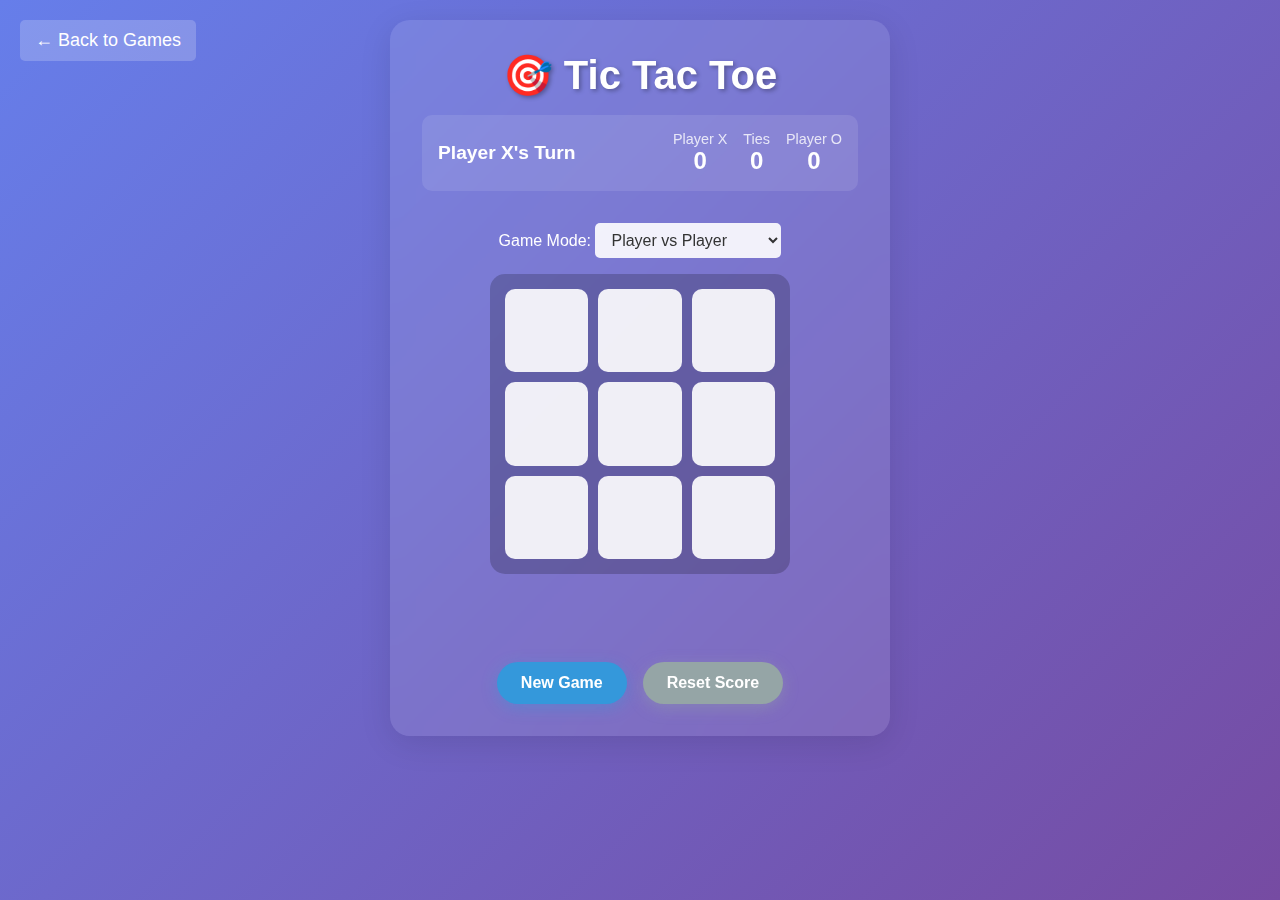
<file: docs/apps/tictactoe/index.html>
<!DOCTYPE html>
<html lang="en">
<head>
    <meta charset="UTF-8">
    <meta name="viewport" content="width=device-width, initial-scale=1.0">
    <title>Tic Tac Toe Game</title>
    <style>
        * {
            margin: 0;
            padding: 0;
            box-sizing: border-box;
        }

        body {
            font-family: 'Arial', sans-serif;
            background: linear-gradient(135deg, #667eea 0%, #764ba2 100%);
            min-height: 100vh;
            display: flex;
            flex-direction: column;
            align-items: center;
            padding: 20px;
            color: white;
        }

        .home-link {
            position: absolute;
            top: 20px;
            left: 20px;
            color: white;
            text-decoration: none;
            font-size: 18px;
            background: rgba(255,255,255,0.2);
            padding: 10px 15px;
            border-radius: 5px;
            transition: background 0.3s;
        }

        .home-link:hover {
            background: rgba(255,255,255,0.3);
        }

        .game-container {
            background: rgba(255,255,255,0.1);
            backdrop-filter: blur(10px);
            border-radius: 20px;
            padding: 2rem;
            box-shadow: 0 8px 32px rgba(0,0,0,0.1);
            text-align: center;
            max-width: 500px;
            width: 100%;
        }

        h1 {
            margin-bottom: 1rem;
            font-size: 2.5rem;
            text-shadow: 2px 2px 4px rgba(0,0,0,0.3);
        }

        .game-info {
            display: flex;
            justify-content: space-between;
            align-items: center;
            margin-bottom: 2rem;
            background: rgba(255,255,255,0.1);
            padding: 1rem;
            border-radius: 10px;
        }

        .current-player {
            font-size: 1.2rem;
            font-weight: bold;
        }

        .score-board {
            display: flex;
            gap: 1rem;
        }

        .score {
            text-align: center;
        }

        .score-label {
            font-size: 0.9rem;
            opacity: 0.8;
        }

        .score-value {
            font-size: 1.5rem;
            font-weight: bold;
        }

        .game-board {
            display: grid;
            grid-template-columns: repeat(3, 1fr);
            gap: 10px;
            max-width: 300px;
            margin: 0 auto 2rem;
            background: rgba(0,0,0,0.2);
            padding: 15px;
            border-radius: 15px;
        }

        .cell {
            aspect-ratio: 1;
            background: rgba(255,255,255,0.9);
            border: none;
            border-radius: 10px;
            font-size: 2rem;
            font-weight: bold;
            cursor: pointer;
            transition: all 0.2s;
            color: #333;
            display: flex;
            align-items: center;
            justify-content: center;
        }

        .cell:hover {
            background: rgba(255,255,255,1);
            transform: scale(1.05);
        }

        .cell:disabled {
            cursor: not-allowed;
            opacity: 0.7;
        }

        .cell.x {
            color: #e74c3c;
            background: rgba(231, 76, 60, 0.1);
        }

        .cell.o {
            color: #3498db;
            background: rgba(52, 152, 219, 0.1);
        }

        .cell.winning {
            background: rgba(46, 204, 113, 0.3) !important;
            animation: pulse 1s infinite;
        }

        @keyframes pulse {
            0%, 100% { transform: scale(1); }
            50% { transform: scale(1.1); }
        }

        .game-status {
            font-size: 1.5rem;
            font-weight: bold;
            margin-bottom: 1.5rem;
            min-height: 2rem;
            display: flex;
            align-items: center;
            justify-content: center;
        }

        .winner {
            color: #2ecc71;
            text-shadow: 2px 2px 4px rgba(0,0,0,0.3);
        }

        .tie {
            color: #f39c12;
            text-shadow: 2px 2px 4px rgba(0,0,0,0.3);
        }

        .controls {
            display: flex;
            gap: 1rem;
            justify-content: center;
            flex-wrap: wrap;
        }

        .btn {
            background: #3498db;
            color: white;
            border: none;
            padding: 12px 24px;
            border-radius: 25px;
            cursor: pointer;
            font-size: 1rem;
            font-weight: bold;
            transition: all 0.3s;
            box-shadow: 0 4px 15px rgba(52, 152, 219, 0.4);
        }

        .btn:hover {
            background: #2980b9;
            transform: translateY(-2px);
            box-shadow: 0 6px 20px rgba(52, 152, 219, 0.6);
        }

        .btn:active {
            transform: translateY(0);
        }

        .btn.secondary {
            background: #95a5a6;
            box-shadow: 0 4px 15px rgba(149, 165, 166, 0.4);
        }

        .btn.secondary:hover {
            background: #7f8c8d;
            box-shadow: 0 6px 20px rgba(149, 165, 166, 0.6);
        }

        .difficulty-selector {
            margin-bottom: 1rem;
        }

        .difficulty-selector select {
            background: rgba(255,255,255,0.9);
            border: none;
            padding: 8px 12px;
            border-radius: 5px;
            font-size: 1rem;
            color: #333;
        }

        @media (max-width: 600px) {
            h1 {
                font-size: 2rem;
            }
            
            .game-info {
                flex-direction: column;
                gap: 1rem;
            }
            
            .controls {
                flex-direction: column;
            }
        }
    </style>
</head>
<body>
    <a href="../../index.html" class="home-link">← Back to Games</a>
    
    <div class="game-container">
        <h1>🎯 Tic Tac Toe</h1>
        
        <div class="game-info">
            <div class="current-player" id="currentPlayer">Player X's Turn</div>
            <div class="score-board">
                <div class="score">
                    <div class="score-label">Player X</div>
                    <div class="score-value" id="scoreX">0</div>
                </div>
                <div class="score">
                    <div class="score-label">Ties</div>
                    <div class="score-value" id="scoreTie">0</div>
                </div>
                <div class="score">
                    <div class="score-label">Player O</div>
                    <div class="score-value" id="scoreO">0</div>
                </div>
            </div>
        </div>

        <div class="difficulty-selector">
            <label for="gameMode">Game Mode: </label>
            <select id="gameMode">
                <option value="human">Player vs Player</option>
                <option value="easy">vs Computer (Easy)</option>
                <option value="hard">vs Computer (Hard)</option>
            </select>
        </div>

        <div class="game-board" id="gameBoard">
            <button class="cell" data-index="0"></button>
            <button class="cell" data-index="1"></button>
            <button class="cell" data-index="2"></button>
            <button class="cell" data-index="3"></button>
            <button class="cell" data-index="4"></button>
            <button class="cell" data-index="5"></button>
            <button class="cell" data-index="6"></button>
            <button class="cell" data-index="7"></button>
            <button class="cell" data-index="8"></button>
        </div>

        <div class="game-status" id="gameStatus"></div>

        <div class="controls">
            <button class="btn" id="newGameBtn">New Game</button>
            <button class="btn secondary" id="resetScoreBtn">Reset Score</button>
        </div>
    </div>

    <script>
        class TicTacToe {
            constructor() {
                this.board = Array(9).fill('');
                this.currentPlayer = 'X';
                this.gameMode = 'human';
                this.gameActive = true;
                this.scores = { X: 0, O: 0, tie: 0 };
                
                this.winningCombinations = [
                    [0, 1, 2], [3, 4, 5], [6, 7, 8], // Rows
                    [0, 3, 6], [1, 4, 7], [2, 5, 8], // Columns
                    [0, 4, 8], [2, 4, 6] // Diagonals
                ];

                this.initializeElements();
                this.bindEvents();
                this.updateDisplay();
            }

            initializeElements() {
                this.cells = document.querySelectorAll('.cell');
                this.gameStatus = document.getElementById('gameStatus');
                this.currentPlayerDisplay = document.getElementById('currentPlayer');
                this.gameModeSelect = document.getElementById('gameMode');
                this.newGameBtn = document.getElementById('newGameBtn');
                this.resetScoreBtn = document.getElementById('resetScoreBtn');
                this.scoreX = document.getElementById('scoreX');
                this.scoreO = document.getElementById('scoreO');
                this.scoreTie = document.getElementById('scoreTie');
            }

            bindEvents() {
                this.cells.forEach(cell => {
                    cell.addEventListener('click', (e) => this.handleCellClick(e));
                });

                this.newGameBtn.addEventListener('click', () => this.newGame());
                this.resetScoreBtn.addEventListener('click', () => this.resetScores());
                this.gameModeSelect.addEventListener('change', (e) => {
                    this.gameMode = e.target.value;
                    this.newGame();
                });
            }

            handleCellClick(event) {
                const index = parseInt(event.target.dataset.index);
                
                if (!this.gameActive || this.board[index] !== '') {
                    return;
                }

                this.makeMove(index, this.currentPlayer);

                if (this.gameActive && this.gameMode !== 'human' && this.currentPlayer === 'O') {
                    setTimeout(() => this.computerMove(), 500);
                }
            }

            makeMove(index, player) {
                this.board[index] = player;
                this.cells[index].textContent = player;
                this.cells[index].classList.add(player.toLowerCase());

                const result = this.checkGameEnd();
                
                if (result) {
                    this.gameActive = false;
                    this.handleGameEnd(result);
                } else {
                    this.currentPlayer = this.currentPlayer === 'X' ? 'O' : 'X';
                    this.updateDisplay();
                }
            }

            computerMove() {
                if (!this.gameActive) return;

                let move;
                if (this.gameMode === 'easy') {
                    move = this.getRandomMove();
                } else {
                    move = this.getBestMove();
                }

                if (move !== -1) {
                    this.makeMove(move, 'O');
                }
            }

            getRandomMove() {
                const emptyCells = this.board.map((cell, index) => 
                    cell === '' ? index : null
                ).filter(index => index !== null);
                
                return emptyCells.length > 0 
                    ? emptyCells[Math.floor(Math.random() * emptyCells.length)]
                    : -1;
            }

            getBestMove() {
                // Try to win
                for (let i = 0; i < 9; i++) {
                    if (this.board[i] === '') {
                        this.board[i] = 'O';
                        if (this.checkWinner() === 'O') {
                            this.board[i] = '';
                            return i;
                        }
                        this.board[i] = '';
                    }
                }

                // Block player from winning
                for (let i = 0; i < 9; i++) {
                    if (this.board[i] === '') {
                        this.board[i] = 'X';
                        if (this.checkWinner() === 'X') {
                            this.board[i] = '';
                            return i;
                        }
                        this.board[i] = '';
                    }
                }

                // Take center if available
                if (this.board[4] === '') {
                    return 4;
                }

                // Take corners
                const corners = [0, 2, 6, 8];
                const availableCorners = corners.filter(index => this.board[index] === '');
                if (availableCorners.length > 0) {
                    return availableCorners[Math.floor(Math.random() * availableCorners.length)];
                }

                // Take any available spot
                return this.getRandomMove();
            }

            checkGameEnd() {
                const winner = this.checkWinner();
                if (winner) {
                    return { type: 'win', player: winner };
                }
                
                if (this.board.every(cell => cell !== '')) {
                    return { type: 'tie' };
                }
                
                return null;
            }

            checkWinner() {
                for (const combination of this.winningCombinations) {
                    const [a, b, c] = combination;
                    if (this.board[a] && this.board[a] === this.board[b] && this.board[a] === this.board[c]) {
                        // Highlight winning combination
                        combination.forEach(index => {
                            this.cells[index].classList.add('winning');
                        });
                        return this.board[a];
                    }
                }
                return null;
            }

            handleGameEnd(result) {
                if (result.type === 'win') {
                    this.scores[result.player]++;
                    this.gameStatus.innerHTML = `🎉 Player ${result.player} Wins!`;
                    this.gameStatus.className = 'game-status winner';
                } else {
                    this.scores.tie++;
                    this.gameStatus.innerHTML = `🤝 It's a Tie!`;
                    this.gameStatus.className = 'game-status tie';
                }
                
                this.updateScoreDisplay();
                this.disableBoard();
            }

            disableBoard() {
                this.cells.forEach(cell => {
                    cell.disabled = true;
                });
            }

            enableBoard() {
                this.cells.forEach(cell => {
                    cell.disabled = false;
                });
            }

            newGame() {
                this.board = Array(9).fill('');
                this.currentPlayer = 'X';
                this.gameActive = true;
                
                this.cells.forEach(cell => {
                    cell.textContent = '';
                    cell.className = 'cell';
                    cell.disabled = false;
                });
                
                this.gameStatus.innerHTML = '';
                this.gameStatus.className = 'game-status';
                this.updateDisplay();
            }

            resetScores() {
                this.scores = { X: 0, O: 0, tie: 0 };
                this.updateScoreDisplay();
                this.newGame();
            }

            updateDisplay() {
                if (this.gameActive) {
                    const playerName = this.gameMode === 'human' || this.currentPlayer === 'X' 
                        ? `Player ${this.currentPlayer}` 
                        : 'Computer';
                    this.currentPlayerDisplay.textContent = `${playerName}'s Turn`;
                }
            }

            updateScoreDisplay() {
                this.scoreX.textContent = this.scores.X;
                this.scoreO.textContent = this.scores.O;
                this.scoreTie.textContent = this.scores.tie;
            }
        }

        // Initialize the game when page loads
        document.addEventListener('DOMContentLoaded', () => {
            new TicTacToe();
        });
    </script>
</body>
</html>
</file>
